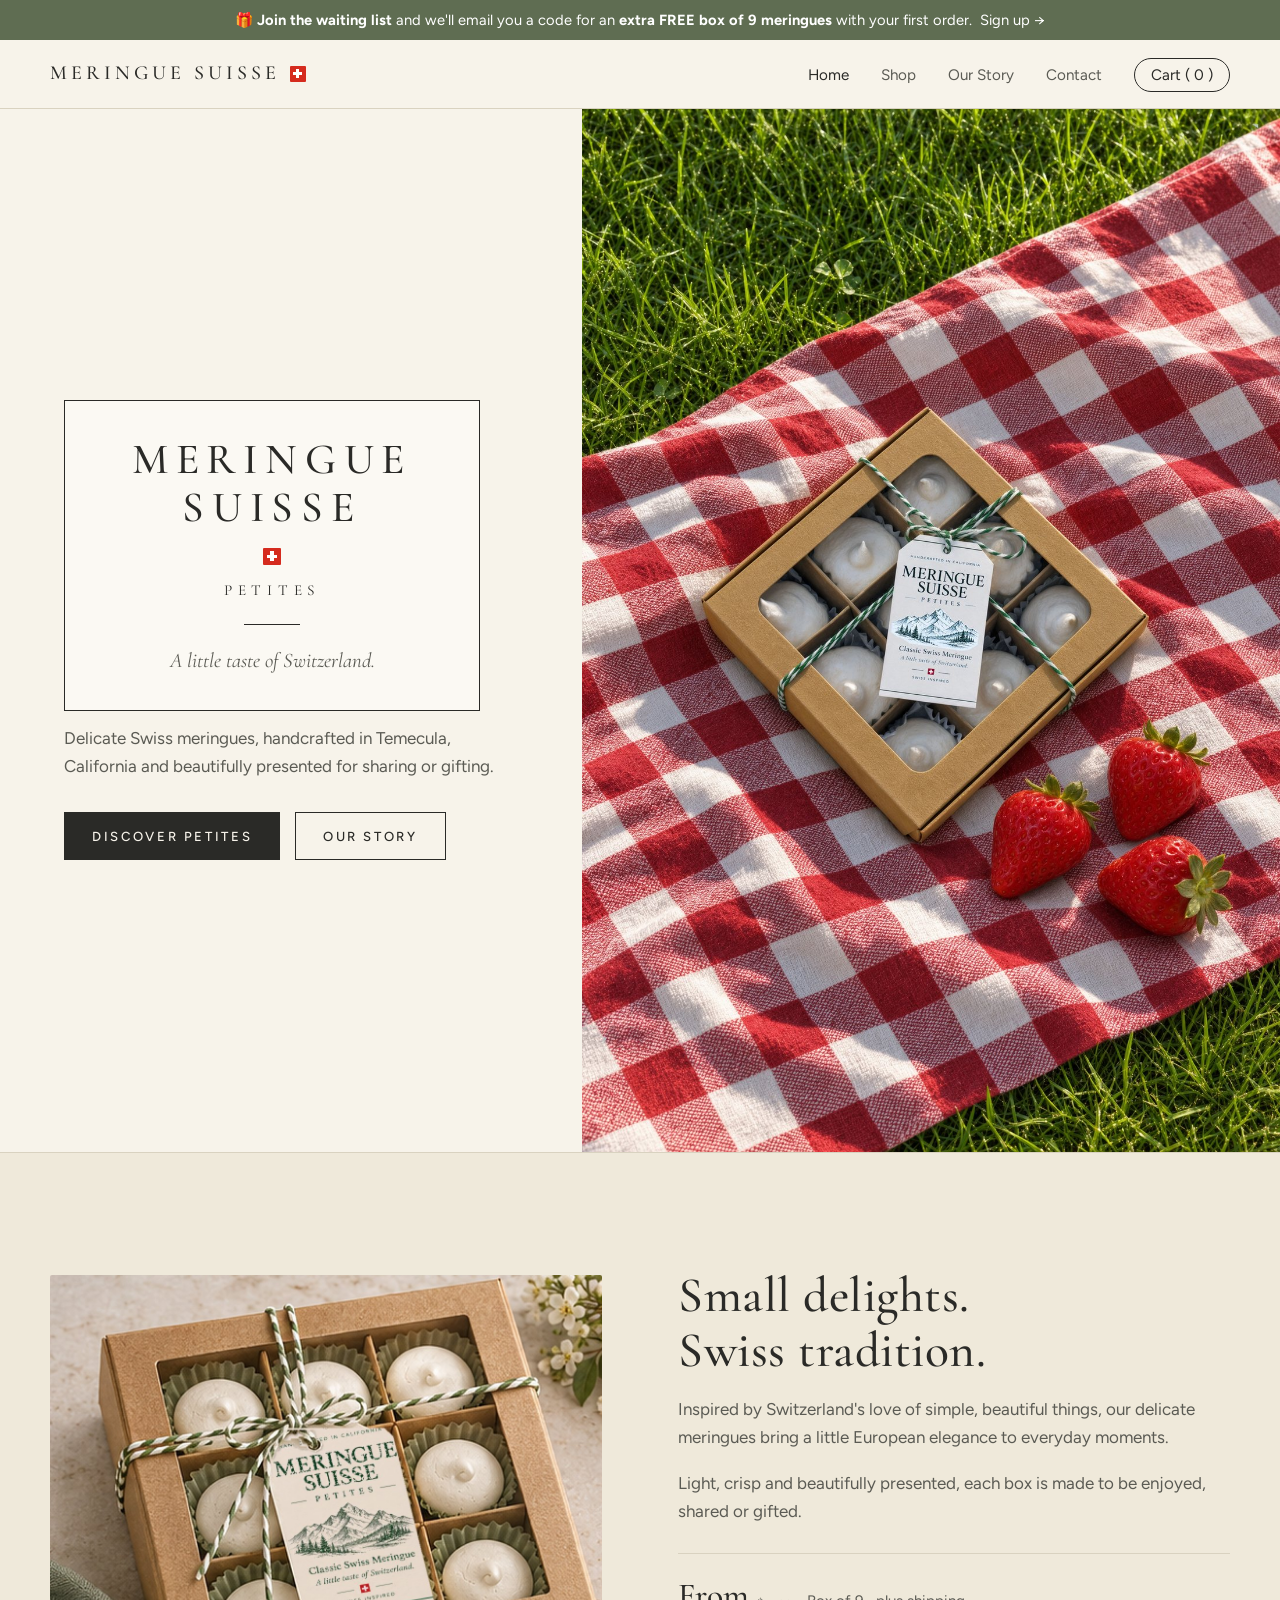
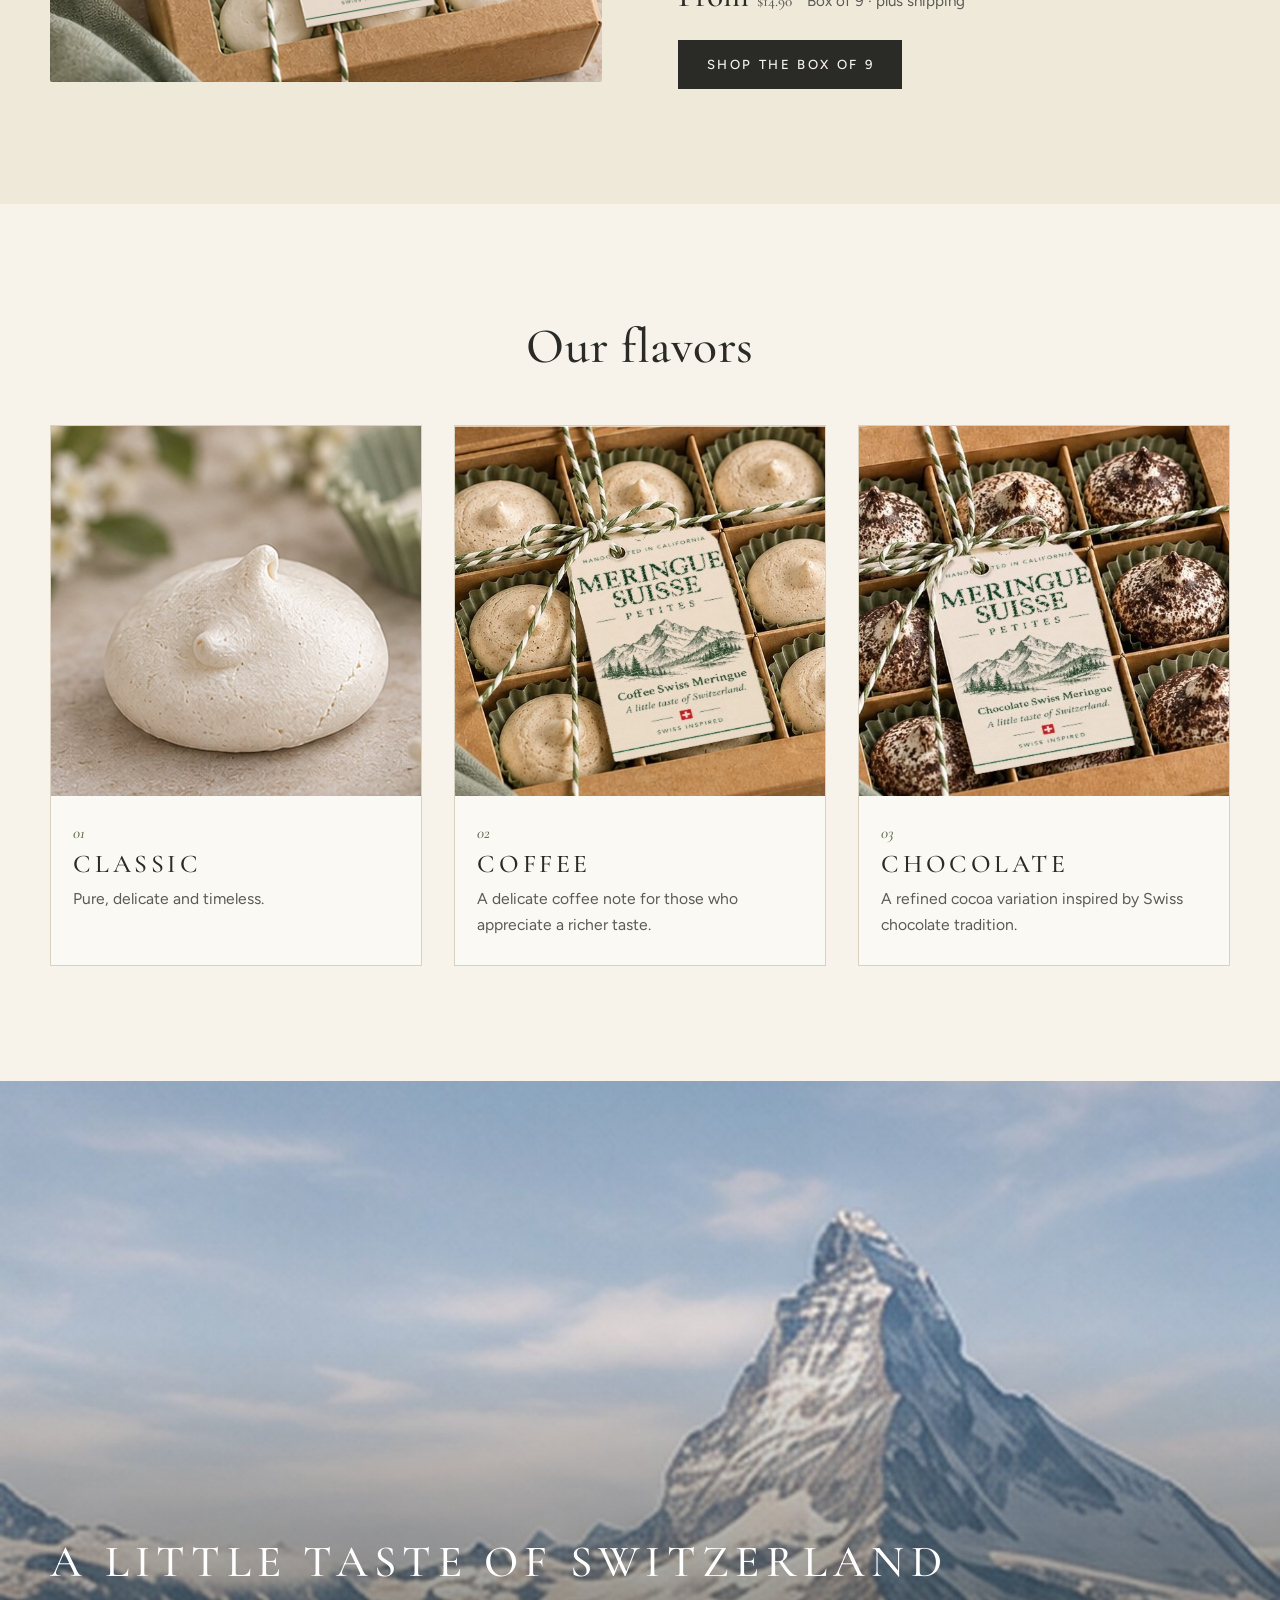
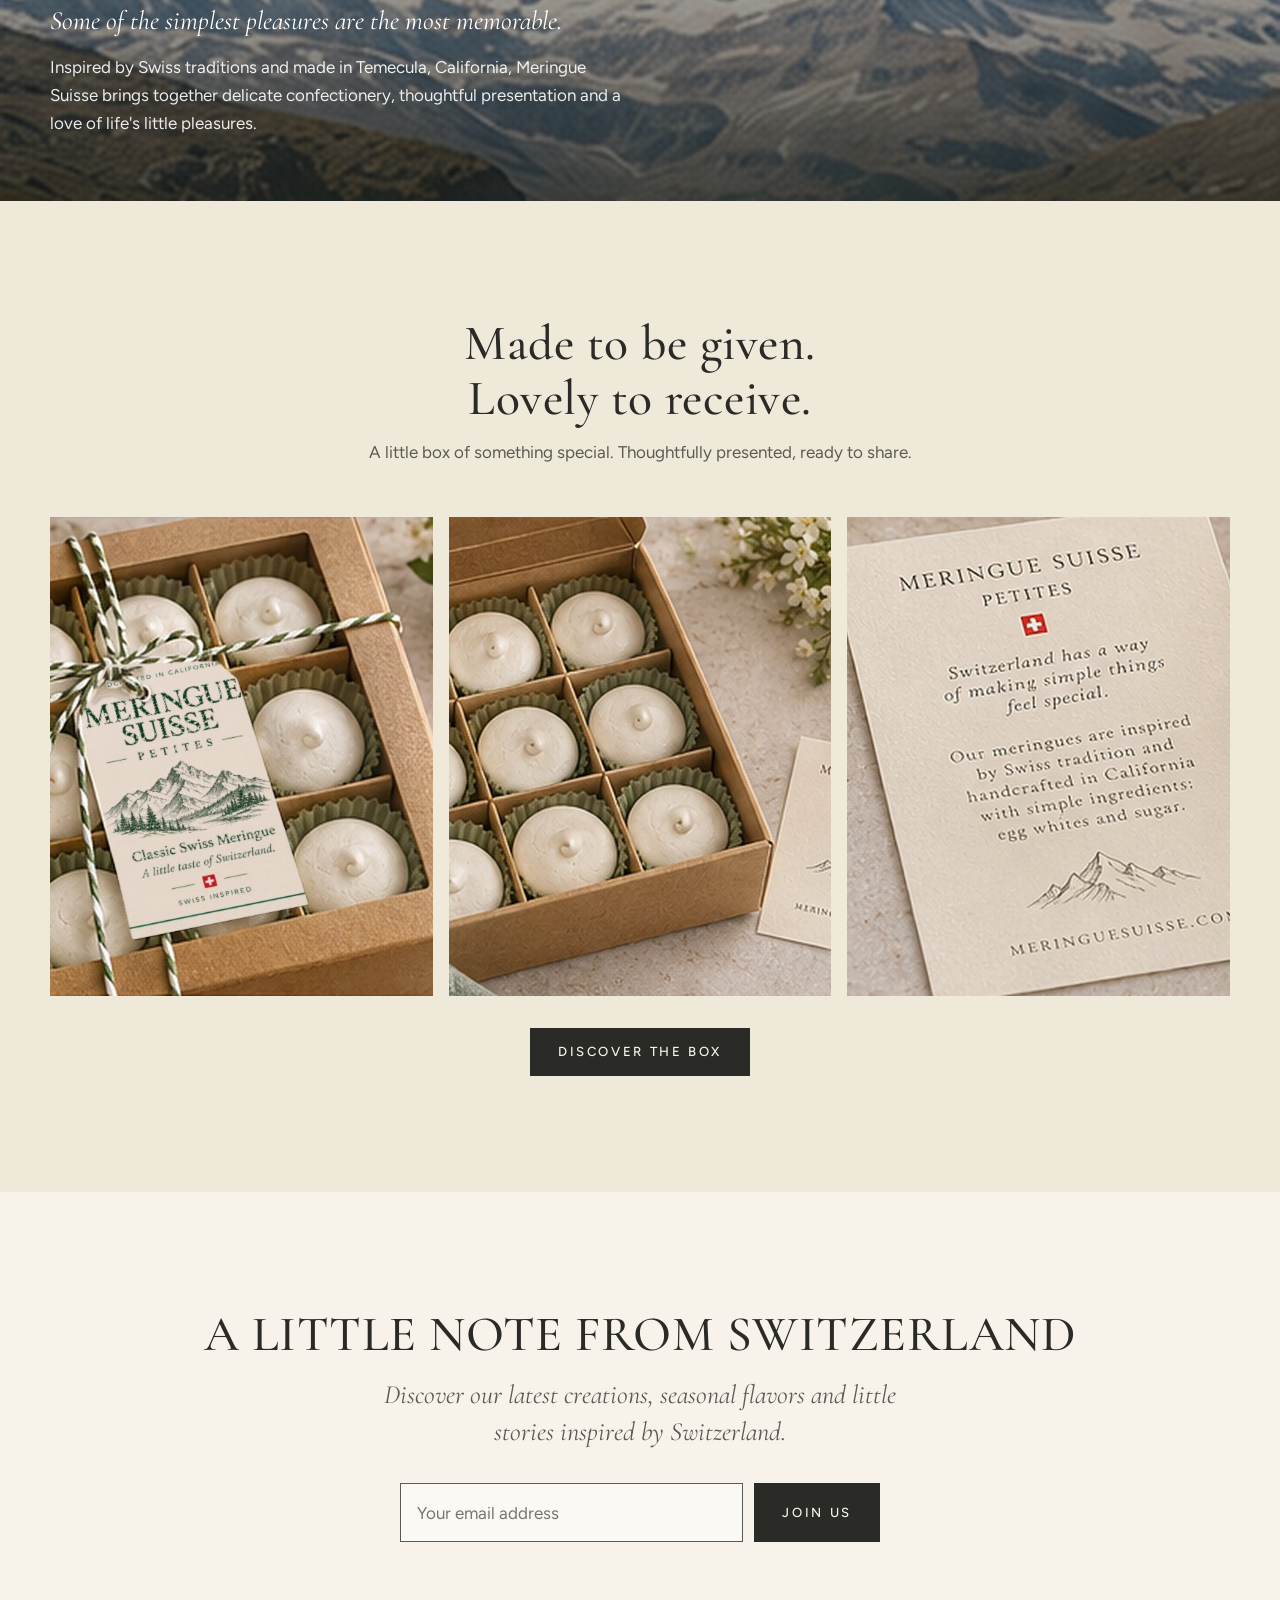
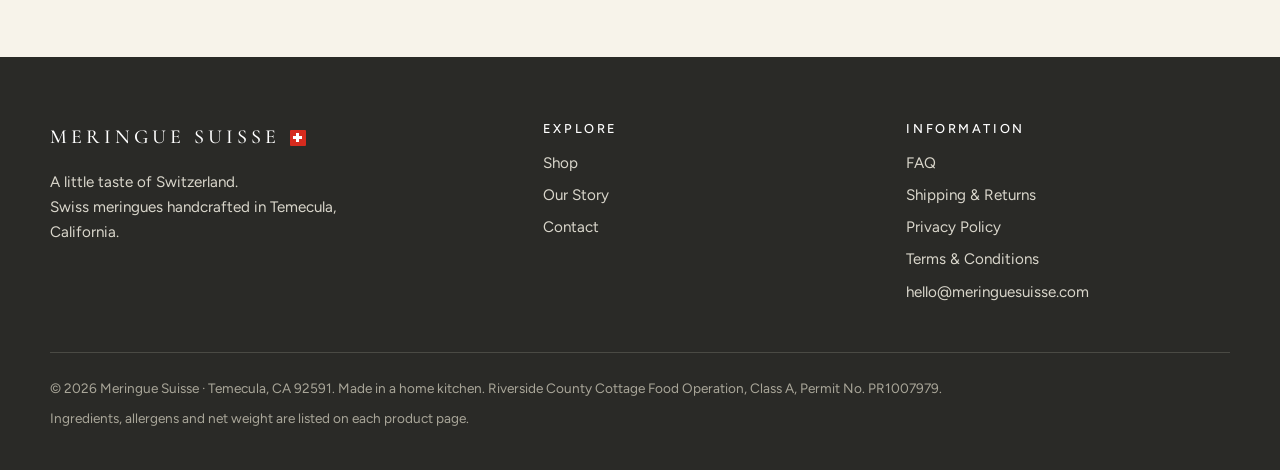
<file: index.html>
<!doctype html>
<html lang="en"><head>
<meta charset="utf-8"><meta name="viewport" content="width=device-width,initial-scale=1">
<title>Swiss Meringues in Temecula, CA | Meringue Suisse</title>
<meta name="description" content="Handcrafted Swiss meringues from Temecula, California. PETITES gift box of 9 in Classic, Coffee and Chocolate. Free local delivery in Temecula, shipping across California.">
<link rel="canonical" href="https://meringuesuisse.com/">
<meta property="og:type" content="website"><meta property="og:site_name" content="Meringue Suisse"><meta property="og:locale" content="en_US">
<meta property="og:url" content="https://meringuesuisse.com/"><meta property="og:title" content="Swiss Meringues in Temecula, CA | Meringue Suisse"><meta property="og:description" content="Handcrafted Swiss meringues from Temecula, California. PETITES gift box of 9 in Classic, Coffee and Chocolate. Free local delivery in Temecula, shipping across California.">
<meta property="og:image" content="https://meringuesuisse.com/images/share.jpg?v=2"><meta property="og:image:width" content="1200"><meta property="og:image:height" content="630"><meta property="og:image:alt" content="Meringue Suisse box of nine Swiss meringues tied with twine">
<meta name="twitter:card" content="summary_large_image"><meta name="twitter:title" content="Swiss Meringues in Temecula, CA | Meringue Suisse"><meta name="twitter:description" content="Handcrafted Swiss meringues from Temecula, California. PETITES gift box of 9 in Classic, Coffee and Chocolate. Free local delivery in Temecula, shipping across California."><meta name="twitter:image" content="https://meringuesuisse.com/images/share.jpg?v=2">
<script type="application/ld+json">{"@context":"https://schema.org","@type":["Organization","Bakery"],"@id":"https://meringuesuisse.com/#organization","name":"Meringue Suisse","url":"https://meringuesuisse.com/","logo":"https://meringuesuisse.com/icon-512.png","email":"hello@meringuesuisse.com","description":"Swiss meringues handcrafted in Temecula, California, in a home kitchen (cottage food). Gift boxes of 9 in Classic, Coffee and Chocolate.","areaServed":[{"@type":"City","name":"Temecula"},{"@type":"City","name":"Murrieta"},{"@type":"City","name":"Wildomar"},{"@type":"State","name":"California"}],"address":{"@type":"PostalAddress","addressLocality":"Temecula","addressRegion":"CA","postalCode":"92591","addressCountry":"US"},"servesCuisine":"Swiss","knowsAbout":["Swiss meringues","meringue gift boxes"],"image":"https://meringuesuisse.com/images/share.jpg?v=2","priceRange":"$"}</script>
<script type="application/ld+json">{"@context":"https://schema.org","@type":"WebSite","@id":"https://meringuesuisse.com/#website","name":"Meringue Suisse","url":"https://meringuesuisse.com/","publisher":{"@id":"https://meringuesuisse.com/#organization"},"inLanguage":"en-US"}</script>
<meta name="theme-color" content="#F7F3EA">
<link rel="icon" href="/favicon.ico" sizes="48x48">
<link rel="icon" href="/favicon.svg" type="image/svg+xml">
<link rel="apple-touch-icon" href="/apple-touch-icon.png">
<link rel="manifest" href="/site.webmanifest">
<link rel="preconnect" href="https://fonts.googleapis.com"><link rel="preconnect" href="https://fonts.gstatic.com" crossorigin>
<link href="https://fonts.googleapis.com/css2?family=Cormorant+Garamond:ital,wght@0,400;0,500;0,600;1,400;1,500&family=Figtree:wght@400;500;600&display=swap" rel="stylesheet">
<link rel="stylesheet" href="assets/style.css?v=2026111301">
</head><body>
<a class="skip" href="#main">Skip to content</a>
<div class="promo-bar promo-only" role="note"><a href="/shop#waitlist"><span aria-hidden="true">🎁</span> <strong>Join the waiting list</strong> and we'll email you a code for an <strong>extra FREE box of 9 meringues</strong> with your first order. <span class="u">Sign up&nbsp;→</span></a></div>
<header class="site-header"><div class="wrap nav">
<a class="brand" href="/" aria-label="Meringue Suisse home">MERINGUE SUISSE <span class="cross" aria-hidden="true"></span></a>
<button class="menu-btn" aria-expanded="false" aria-controls="menu">Menu</button>
<ul id="menu"><li><a class="link" href="/" aria-current="page">Home</a></li><li><a class="link" href="/shop">Shop</a></li><li><a class="link" href="/story">Our Story</a></li><li><a class="link" href="/contact">Contact</a></li><li><a class="cart-link" href="/cart">Cart (<span id="cart-count">0</span>)</a></li></ul>
</div></header>
<main id="main">
<div class="hero">
 <div class="hero-copy">
  <div class="lockup"><h1>MERINGUE SUISSE</h1><span class="cross" aria-hidden="true"></span><span class="coll caps">Petites</span><hr>
   <p class="lede" style="margin:0;font-size:1.3rem">A little taste of Switzerland.</p></div>
  <p class="sub">Delicate Swiss meringues, handcrafted in Temecula, California and beautifully presented for sharing or gifting.</p>
  <div class="btn-row"><a class="btn" href="/shop">Discover Petites</a><a class="btn ghost" href="/story">Our Story</a></div>
 </div>
 <div class="hero-img"><img src="images/picnic.jpg" class="hero-picnic" alt="Meringue Suisse box of nine Swiss meringues tied with twine on a red and white picnic blanket, with strawberries" fetchpriority="high" width="1200" height="1793"></div>
</div>
<section class="band"><div class="wrap split">
 <img src="images/gift-set.jpg?v=2026103101" alt="Kraft box of nine meringues tied with green and white twine and a Meringue Suisse tag, next to the story card" loading="lazy" width="1135" height="838">
 <div class="text"><h2>Small delights.<br>Swiss tradition.</h2>
  <p>Inspired by Switzerland's love of simple, beautiful things, our delicate meringues bring a little European elegance to everyday moments.</p>
  <p>Light, crisp and beautifully presented, each box is made to be enjoyed, shared or gifted.</p>
  <div class="price-line"><strong>From <span data-price>$14.90</span></strong><span>Box of 9 · plus shipping</span></div>
  <div class="btn-row" style="margin-top:1.5rem"><a class="btn" href="/shop">Shop the box of 9</a></div>
 </div></div></section>
<section><div class="wrap">
 <div class="head-c"><h2>Our flavors</h2></div>
 <div class="cards">
  <a class="card" href="/shop?flavor=classic"><div class="ph"><img src="images/classic.jpg?v=3" alt="A single classic Swiss meringue" loading="lazy" width="1139" height="701"></div><div class="b"><span class="n">01</span><h3>CLASSIC</h3><p>Pure, delicate and timeless.</p></div></a>
  <a class="card" href="/shop?flavor=coffee"><div class="ph"><img src="images/coffee.jpg?v=2026103101" style="object-position:50% 50%" alt="Kraft box of coffee meringues tied with twine and a Coffee Meringue tag" loading="lazy" width="960" height="545"></div><div class="b"><span class="n">02</span><h3>COFFEE</h3><p>A delicate coffee note for those who appreciate a richer taste.</p></div></a>
  <a class="card" href="/shop?flavor=chocolate"><div class="ph"><img src="images/chocolate.jpg?v=2026103101" style="object-position:25% 50%" alt="Chocolate meringues dusted with cocoa in a kraft box tied with twine, beside dark chocolate" loading="lazy" width="1600" height="534"></div><div class="b"><span class="n">03</span><h3>CHOCOLATE</h3><p>A refined cocoa variation inspired by Swiss chocolate tradition.</p></div></a>
 </div>
</div></section>
<section class="spirit"><img src="images/switzerland.jpg" alt="The Matterhorn reflected in a mountain lake" loading="lazy" width="1200" height="1528">
 <div class="wrap"><h2>A LITTLE TASTE OF SWITZERLAND</h2>
 <p class="lede">Some of the simplest pleasures are the most memorable.</p>
 <p class="t">Inspired by Swiss traditions and made in Temecula, California, Meringue Suisse brings together delicate confectionery, thoughtful presentation and a love of life's little pleasures.</p></div></section>
<section class="band"><div class="wrap">
 <div class="head-c"><h2>Made to be given.<br>Lovely to receive.</h2><p>A little box of something special. Thoughtfully presented, ready to share.</p></div>
 <div class="trio">
  <img src="images/box-closed.jpg?v=2026103101" alt="Kraft window box of nine meringues tied with twine and a Meringue Suisse tag" loading="lazy" width="1139" height="657">
  <img src="images/box-open.jpg" alt="Open box of nine meringues with the little Meringue Suisse card" loading="lazy" width="1027" height="701">
  <img src="images/story-card.jpg" style="object-position:20% 50%" alt="The little story card included in every box" loading="lazy" width="1135" height="701">
 </div>
 <div class="btn-row" style="justify-content:center"><a class="btn" href="/shop">Discover the box</a></div>
</div></section>
<section class="news"><div class="wrap">
 <h2>A LITTLE NOTE FROM SWITZERLAND</h2>
 <p class="lede" style="margin-top:1rem;max-width:34rem;margin-inline:auto">Discover our latest creations, seasonal flavors and little stories inspired by Switzerland.</p>
 <div><form data-form="newsletter"><label for="nl" class="skip">Email address</label><input id="nl" name="email" type="email" required placeholder="Your email address" autocomplete="email"><button class="btn" type="submit">Join us</button></form>
 <div class="ok" role="status">Thank you — you're on the list.</div></div>
</div></section>
</main>
<footer><div class="wrap">
<div class="foot">
<div><a class="brand" href="/">MERINGUE SUISSE <span class="cross" aria-hidden="true"></span></a>
<p style="margin-top:1rem;max-width:22rem">A little taste of Switzerland.<br>Swiss meringues handcrafted in Temecula, California.</p></div>
<div><h4>Explore</h4><ul>
<li><a href="/shop">Shop</a></li><li><a href="/story">Our Story</a></li><li><a href="/contact">Contact</a></li>
<li data-instagram hidden><a href="#" rel="noopener" target="_blank">Instagram</a></li></ul></div>
<div><h4>Information</h4><ul>
<li><a href="/faq">FAQ</a></li><li><a href="/shipping-returns">Shipping &amp; Returns</a></li><li><a href="/privacy">Privacy Policy</a></li><li><a href="/terms">Terms &amp; Conditions</a></li>
<li><a href="#" data-email>hello@meringuesuisse.com</a></li></ul></div>
</div>
<div class="legal"><p>© <span id="yr"></span> Meringue Suisse · Temecula, CA 92591. Made in a home kitchen. Riverside County Cottage Food Operation, Class A, Permit No. PR1007979.</p>
<p style="margin-top:.5rem">Ingredients, allergens and net weight are listed on each product page.</p></div>
</div></footer>
<script>document.getElementById("yr").textContent=new Date().getFullYear()</script>
<script src="assets/config.js?v=2026110701"></script><script src="assets/site.js?v=2026111303"></script>
<!-- Cloudflare Web Analytics --><script type='module' src='https://static.cloudflareinsights.com/beacon.min.js' data-cf-beacon='{"token": "d83dcca4d8484fac94c0cab27d64881f"}'></script><!-- End Cloudflare Web Analytics -->
</body></html>
</file>
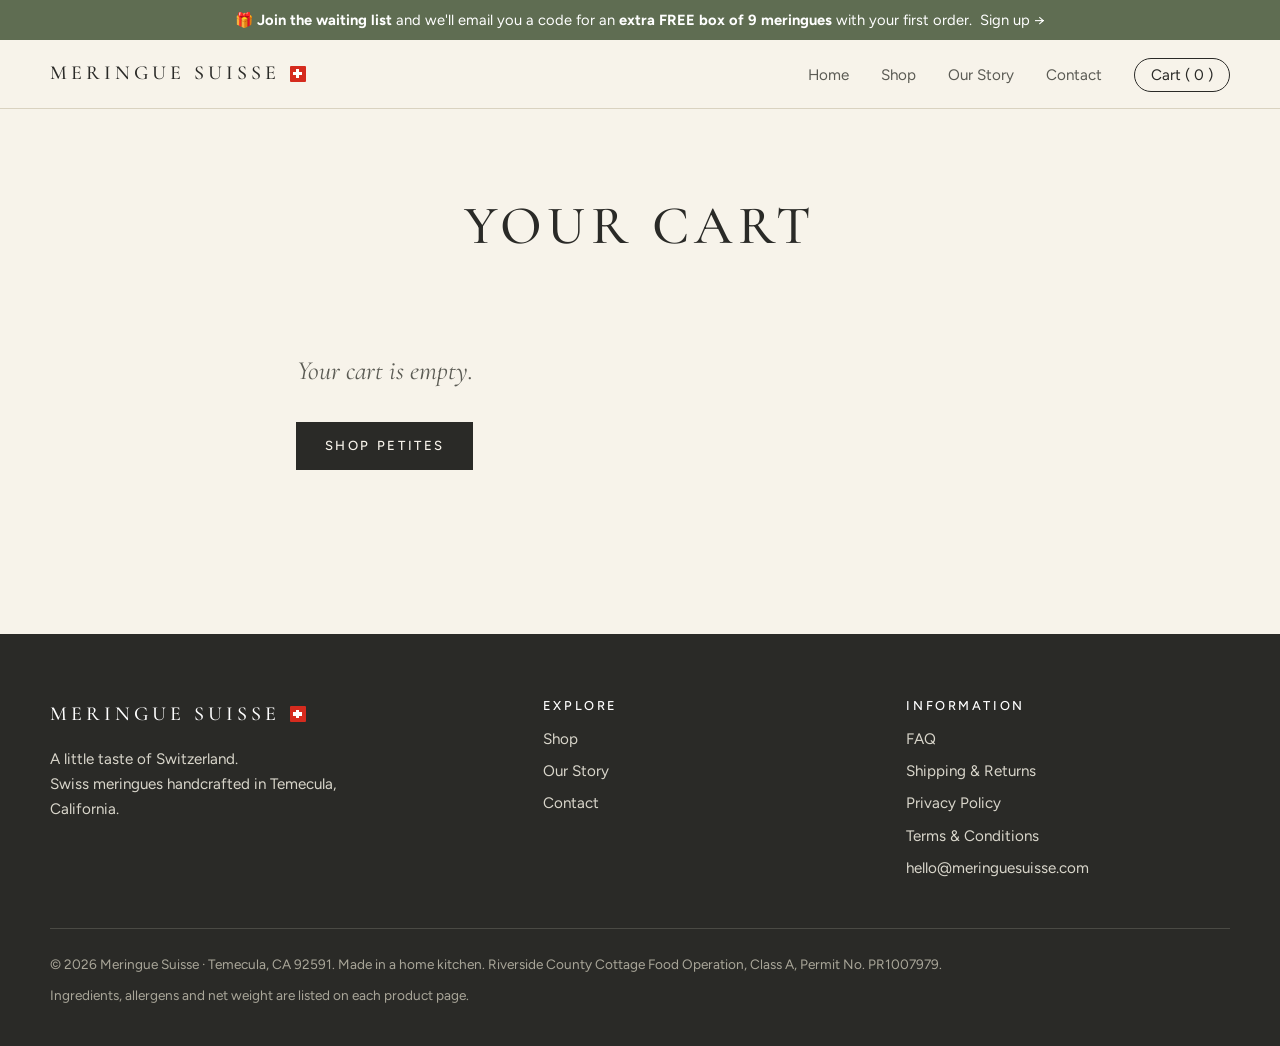
<file: cart.html>
<!doctype html>
<html lang="en"><head>
<meta charset="utf-8"><meta name="viewport" content="width=device-width,initial-scale=1">
<title>Your Cart | Meringue Suisse</title>
<meta name="description" content="Review your Meringue Suisse order.">
<link rel="canonical" href="https://meringuesuisse.com/cart">
<meta name="robots" content="noindex, follow">
<meta property="og:type" content="website"><meta property="og:site_name" content="Meringue Suisse"><meta property="og:locale" content="en_US">
<meta property="og:url" content="https://meringuesuisse.com/cart"><meta property="og:title" content="Your Cart | Meringue Suisse"><meta property="og:description" content="Review your Meringue Suisse order.">
<meta property="og:image" content="https://meringuesuisse.com/images/share.jpg?v=2"><meta property="og:image:width" content="1200"><meta property="og:image:height" content="630"><meta property="og:image:alt" content="Meringue Suisse box of nine Swiss meringues tied with twine">
<meta name="twitter:card" content="summary_large_image"><meta name="twitter:title" content="Your Cart | Meringue Suisse"><meta name="twitter:description" content="Review your Meringue Suisse order."><meta name="twitter:image" content="https://meringuesuisse.com/images/share.jpg?v=2">
<meta name="theme-color" content="#F7F3EA">
<link rel="icon" href="/favicon.ico" sizes="48x48">
<link rel="icon" href="/favicon.svg" type="image/svg+xml">
<link rel="apple-touch-icon" href="/apple-touch-icon.png">
<link rel="manifest" href="/site.webmanifest">
<link rel="preconnect" href="https://fonts.googleapis.com"><link rel="preconnect" href="https://fonts.gstatic.com" crossorigin>
<link href="https://fonts.googleapis.com/css2?family=Cormorant+Garamond:ital,wght@0,400;0,500;0,600;1,400;1,500&family=Figtree:wght@400;500;600&display=swap" rel="stylesheet">
<link rel="stylesheet" href="assets/style.css?v=2026111301">
</head><body>
<a class="skip" href="#main">Skip to content</a>
<div class="promo-bar promo-only" role="note"><a href="/shop#waitlist"><span aria-hidden="true">🎁</span> <strong>Join the waiting list</strong> and we'll email you a code for an <strong>extra FREE box of 9 meringues</strong> with your first order. <span class="u">Sign up&nbsp;→</span></a></div>
<header class="site-header"><div class="wrap nav">
<a class="brand" href="/" aria-label="Meringue Suisse home">MERINGUE SUISSE <span class="cross" aria-hidden="true"></span></a>
<button class="menu-btn" aria-expanded="false" aria-controls="menu">Menu</button>
<ul id="menu"><li><a class="link" href="/">Home</a></li><li><a class="link" href="/shop">Shop</a></li><li><a class="link" href="/story">Our Story</a></li><li><a class="link" href="/contact">Contact</a></li><li><a class="cart-link" href="/cart">Cart (<span id="cart-count">0</span>)</a></li></ul>
</div></header>
<main id="main">
<div class="wrap page-head"><h1>YOUR CART</h1></div>
<section style="padding-top:1rem"><div class="wrap cart" id="cart">
 <div id="lines"></div>
 <aside class="summary" id="summary" hidden>
  <h3>Order summary</h3>
  <fieldset class="delivery open-only" id="delivery">
   <legend>Delivery</legend>
   <label class="opt"><input type="radio" name="delivery" value="ship" checked> Shipping in California (USPS Ground)</label>
   <label class="opt"><input type="radio" name="delivery" value="local"> Free local delivery, Temecula area</label>
   <div id="local-zip" hidden><label for="zip" class="skip">ZIP code</label><input id="zip" inputmode="numeric" autocomplete="postal-code" maxlength="5" placeholder="Your ZIP code"><p class="fine" id="zip-msg" role="status"></p></div>
  </fieldset>
  <dl><dt>Subtotal</dt><dd id="sub">$0.00</dd><dt id="disc-dt" hidden>Free box</dt><dd id="disc" hidden>Free</dd><dt>Shipping</dt><dd id="ship">—</dd><dt class="total">Total</dt><dd class="total" id="total">—</dd></dl>
  <p class="fine" id="ship-hint" style="margin:-.6rem 0 1.2rem"></p>
  <div class="promo open-only" id="promo-box" hidden>
   <label for="promo">Have a free-box code?</label>
   <div class="promo-row"><input id="promo" autocomplete="off" autocapitalize="characters" spellcheck="false" placeholder="PETITES-XXXXXX" maxlength="40"><button class="btn ghost" id="promo-apply" type="button">Apply</button></div>
   <div id="free-pick" hidden><p class="fine" style="margin:.2rem 0 .4rem">Choose your free box:</p><div class="chips" id="free-flavors"></div></div>
   <p class="fine" id="promo-msg" role="status"></p>
  </div>
  <button class="btn open-only" id="checkout" type="button">Checkout</button>
  <div class="closed-only waitlist" id="waitlist">
   <p class="wait" style="margin-top:0"><strong>Permit pending.</strong> We are waiting for our cottage food permit from Riverside County, so we can't take orders or payments yet. Join the waiting list and we'll email you as soon as ordering opens. <strong>Bonus: everyone on the waiting list receives an extra FREE box of 9 meringues with their first order.</strong></p>
   <form data-form="waitlist" id="wl-cart"><input type="hidden" name="_subject" value="Waiting list sign-up (free box offer)"><input type="hidden" name="interest"><label for="wl-cart-email" class="skip">Email address</label><input id="wl-cart-email" name="email" type="email" required placeholder="Your email address" autocomplete="email"><button class="btn" type="submit" style="width:100%">Join the waiting list</button></form>
   <div class="ok" role="status">Thank you! You're on the waiting list. We'll email you as soon as ordering opens, and your first order will include an extra free box.</div>
  </div>
  <div class="ok" id="soon" role="status">Our secure payment link is coming very soon. In the meantime, <a href="/contact">get in touch</a> and we'll keep your place.</div>
  <p class="wait open-only">Flat-rate shipping: $9.90 for 1 to 2 boxes, $12.90 for 3 to 4 boxes, $14.90 for 5 to 7 boxes, and free for 8 boxes or more. Free local delivery in the Temecula area. Each order is made for you: allow 3–5 business days, plus 2–5 business days for USPS delivery.</p>
 </aside>
</div></section>
</main>
<footer><div class="wrap">
<div class="foot">
<div><a class="brand" href="/">MERINGUE SUISSE <span class="cross" aria-hidden="true"></span></a>
<p style="margin-top:1rem;max-width:22rem">A little taste of Switzerland.<br>Swiss meringues handcrafted in Temecula, California.</p></div>
<div><h4>Explore</h4><ul>
<li><a href="/shop">Shop</a></li><li><a href="/story">Our Story</a></li><li><a href="/contact">Contact</a></li>
<li data-instagram hidden><a href="#" rel="noopener" target="_blank">Instagram</a></li></ul></div>
<div><h4>Information</h4><ul>
<li><a href="/faq">FAQ</a></li><li><a href="/shipping-returns">Shipping &amp; Returns</a></li><li><a href="/privacy">Privacy Policy</a></li><li><a href="/terms">Terms &amp; Conditions</a></li>
<li><a href="#" data-email>hello@meringuesuisse.com</a></li></ul></div>
</div>
<div class="legal"><p>© <span id="yr"></span> Meringue Suisse · Temecula, CA 92591. Made in a home kitchen. Riverside County Cottage Food Operation, Class A, Permit No. PR1007979.</p>
<p style="margin-top:.5rem">Ingredients, allergens and net weight are listed on each product page.</p></div>
</div></footer>
<script>document.getElementById("yr").textContent=new Date().getFullYear()</script>
<script src="assets/config.js?v=2026110701"></script><script src="assets/site.js?v=2026111303"></script>
<!-- Cloudflare Web Analytics --><script type='module' src='https://static.cloudflareinsights.com/beacon.min.js' data-cf-beacon='{"token": "d83dcca4d8484fac94c0cab27d64881f"}'></script><!-- End Cloudflare Web Analytics -->
</body></html>
</file>
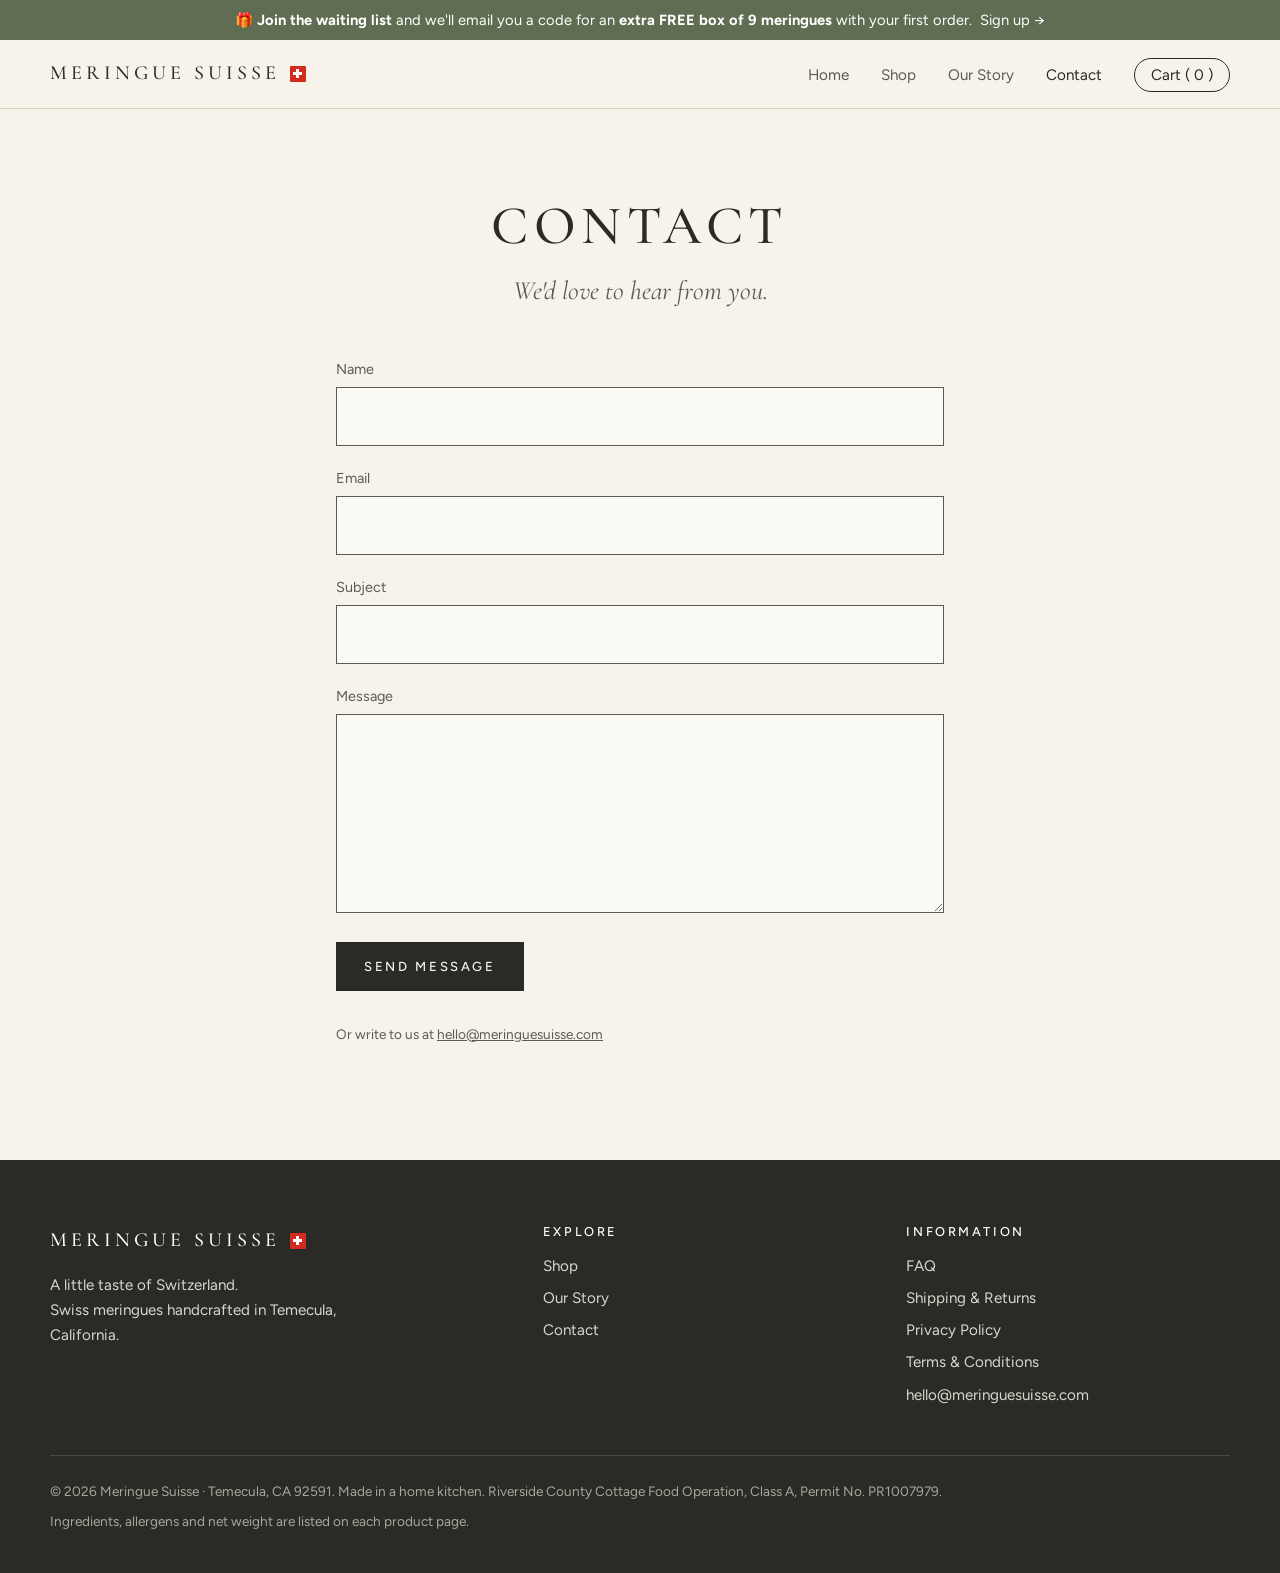
<file: contact.html>
<!doctype html>
<html lang="en"><head>
<meta charset="utf-8"><meta name="viewport" content="width=device-width,initial-scale=1">
<title>Contact | Meringue Suisse</title>
<meta name="description" content="Contact Meringue Suisse about orders, gifts and events. Swiss-style meringues handcrafted in California.">
<link rel="canonical" href="https://meringuesuisse.com/contact">
<meta property="og:type" content="website"><meta property="og:site_name" content="Meringue Suisse"><meta property="og:locale" content="en_US">
<meta property="og:url" content="https://meringuesuisse.com/contact"><meta property="og:title" content="Contact | Meringue Suisse"><meta property="og:description" content="Contact Meringue Suisse about orders, gifts and events. Swiss-style meringues handcrafted in California.">
<meta property="og:image" content="https://meringuesuisse.com/images/share.jpg?v=2"><meta property="og:image:width" content="1200"><meta property="og:image:height" content="630"><meta property="og:image:alt" content="Meringue Suisse box of nine Swiss meringues tied with twine">
<meta name="twitter:card" content="summary_large_image"><meta name="twitter:title" content="Contact | Meringue Suisse"><meta name="twitter:description" content="Contact Meringue Suisse about orders, gifts and events. Swiss-style meringues handcrafted in California."><meta name="twitter:image" content="https://meringuesuisse.com/images/share.jpg?v=2">
<script type="application/ld+json">{"@context":"https://schema.org","@type":"BreadcrumbList","itemListElement":[{"@type":"ListItem","position":1,"name":"Home","item":"https://meringuesuisse.com/"},{"@type":"ListItem","position":2,"name":"Contact","item":"https://meringuesuisse.com/contact"}]}</script>
<meta name="theme-color" content="#F7F3EA">
<link rel="icon" href="/favicon.ico" sizes="48x48">
<link rel="icon" href="/favicon.svg" type="image/svg+xml">
<link rel="apple-touch-icon" href="/apple-touch-icon.png">
<link rel="manifest" href="/site.webmanifest">
<link rel="preconnect" href="https://fonts.googleapis.com"><link rel="preconnect" href="https://fonts.gstatic.com" crossorigin>
<link href="https://fonts.googleapis.com/css2?family=Cormorant+Garamond:ital,wght@0,400;0,500;0,600;1,400;1,500&family=Figtree:wght@400;500;600&display=swap" rel="stylesheet">
<link rel="stylesheet" href="assets/style.css?v=2026111301">
</head><body>
<a class="skip" href="#main">Skip to content</a>
<div class="promo-bar promo-only" role="note"><a href="/shop#waitlist"><span aria-hidden="true">🎁</span> <strong>Join the waiting list</strong> and we'll email you a code for an <strong>extra FREE box of 9 meringues</strong> with your first order. <span class="u">Sign up&nbsp;→</span></a></div>
<header class="site-header"><div class="wrap nav">
<a class="brand" href="/" aria-label="Meringue Suisse home">MERINGUE SUISSE <span class="cross" aria-hidden="true"></span></a>
<button class="menu-btn" aria-expanded="false" aria-controls="menu">Menu</button>
<ul id="menu"><li><a class="link" href="/">Home</a></li><li><a class="link" href="/shop">Shop</a></li><li><a class="link" href="/story">Our Story</a></li><li><a class="link" href="/contact" aria-current="page">Contact</a></li><li><a class="cart-link" href="/cart">Cart (<span id="cart-count">0</span>)</a></li></ul>
</div></header>
<main id="main">
<div class="wrap page-head"><h1>CONTACT</h1><p class="lede">We'd love to hear from you.</p></div>
<section style="padding-top:1rem"><div class="wrap" style="max-width:38rem">
 <div><form data-form="contact">
  <div class="field"><label for="n">Name</label><input id="n" name="name" required autocomplete="name"></div>
  <div class="field"><label for="e">Email</label><input id="e" name="email" type="email" required autocomplete="email"></div>
  <div class="field"><label for="s">Subject</label><input id="s" name="subject" required></div>
  <div class="field"><label for="m">Message</label><textarea id="m" name="message" rows="6" required></textarea></div>
  <button class="btn" type="submit">Send message</button>
 </form>
 <div class="ok" role="status">Thank you — your message has been sent. We'll reply soon.</div></div>
 <p class="fine" style="margin-top:2rem">Or write to us at <a href="#" data-email>hello@meringuesuisse.com</a></p>
</div></section>
</main>
<footer><div class="wrap">
<div class="foot">
<div><a class="brand" href="/">MERINGUE SUISSE <span class="cross" aria-hidden="true"></span></a>
<p style="margin-top:1rem;max-width:22rem">A little taste of Switzerland.<br>Swiss meringues handcrafted in Temecula, California.</p></div>
<div><h4>Explore</h4><ul>
<li><a href="/shop">Shop</a></li><li><a href="/story">Our Story</a></li><li><a href="/contact">Contact</a></li>
<li data-instagram hidden><a href="#" rel="noopener" target="_blank">Instagram</a></li></ul></div>
<div><h4>Information</h4><ul>
<li><a href="/faq">FAQ</a></li><li><a href="/shipping-returns">Shipping &amp; Returns</a></li><li><a href="/privacy">Privacy Policy</a></li><li><a href="/terms">Terms &amp; Conditions</a></li>
<li><a href="#" data-email>hello@meringuesuisse.com</a></li></ul></div>
</div>
<div class="legal"><p>© <span id="yr"></span> Meringue Suisse · Temecula, CA 92591. Made in a home kitchen. Riverside County Cottage Food Operation, Class A, Permit No. PR1007979.</p>
<p style="margin-top:.5rem">Ingredients, allergens and net weight are listed on each product page.</p></div>
</div></footer>
<script>document.getElementById("yr").textContent=new Date().getFullYear()</script>
<script src="assets/config.js?v=2026110701"></script><script src="assets/site.js?v=2026111303"></script>
<!-- Cloudflare Web Analytics --><script type='module' src='https://static.cloudflareinsights.com/beacon.min.js' data-cf-beacon='{"token": "d83dcca4d8484fac94c0cab27d64881f"}'></script><!-- End Cloudflare Web Analytics -->
</body></html>
</file>
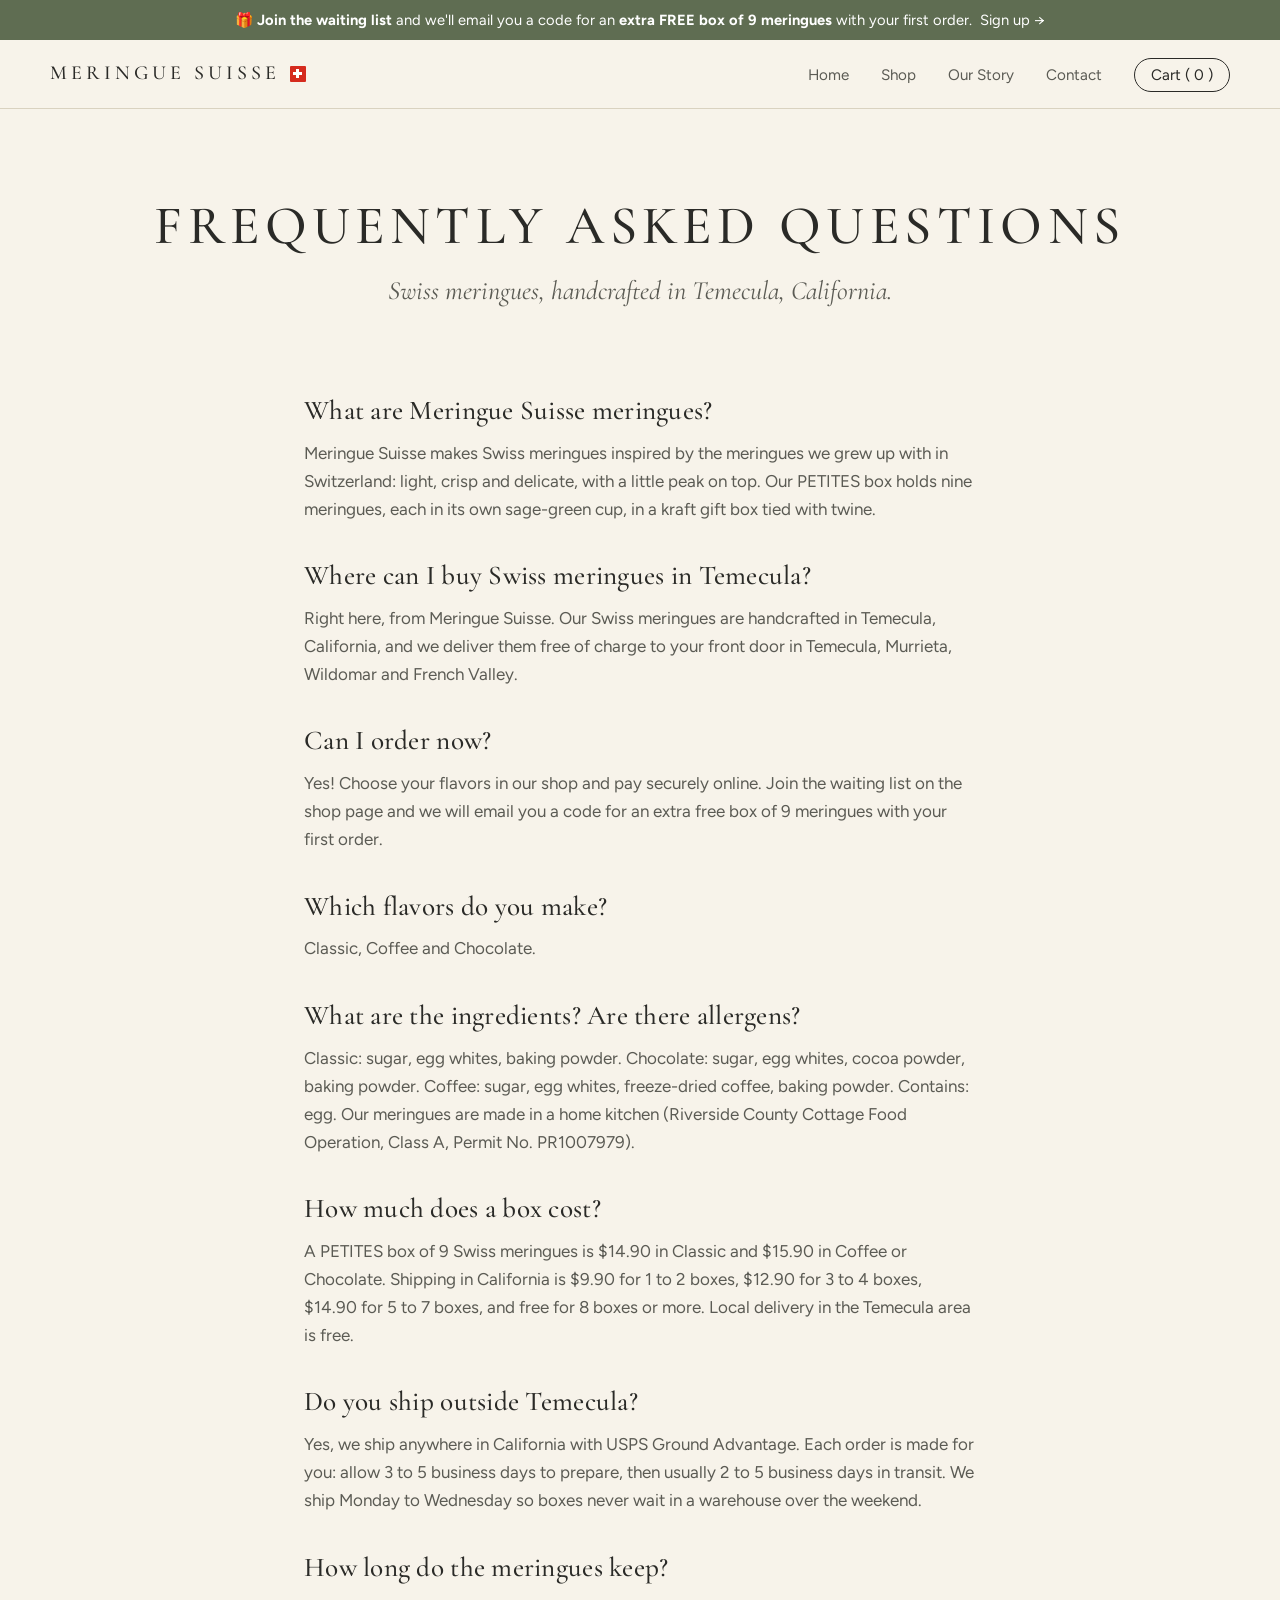
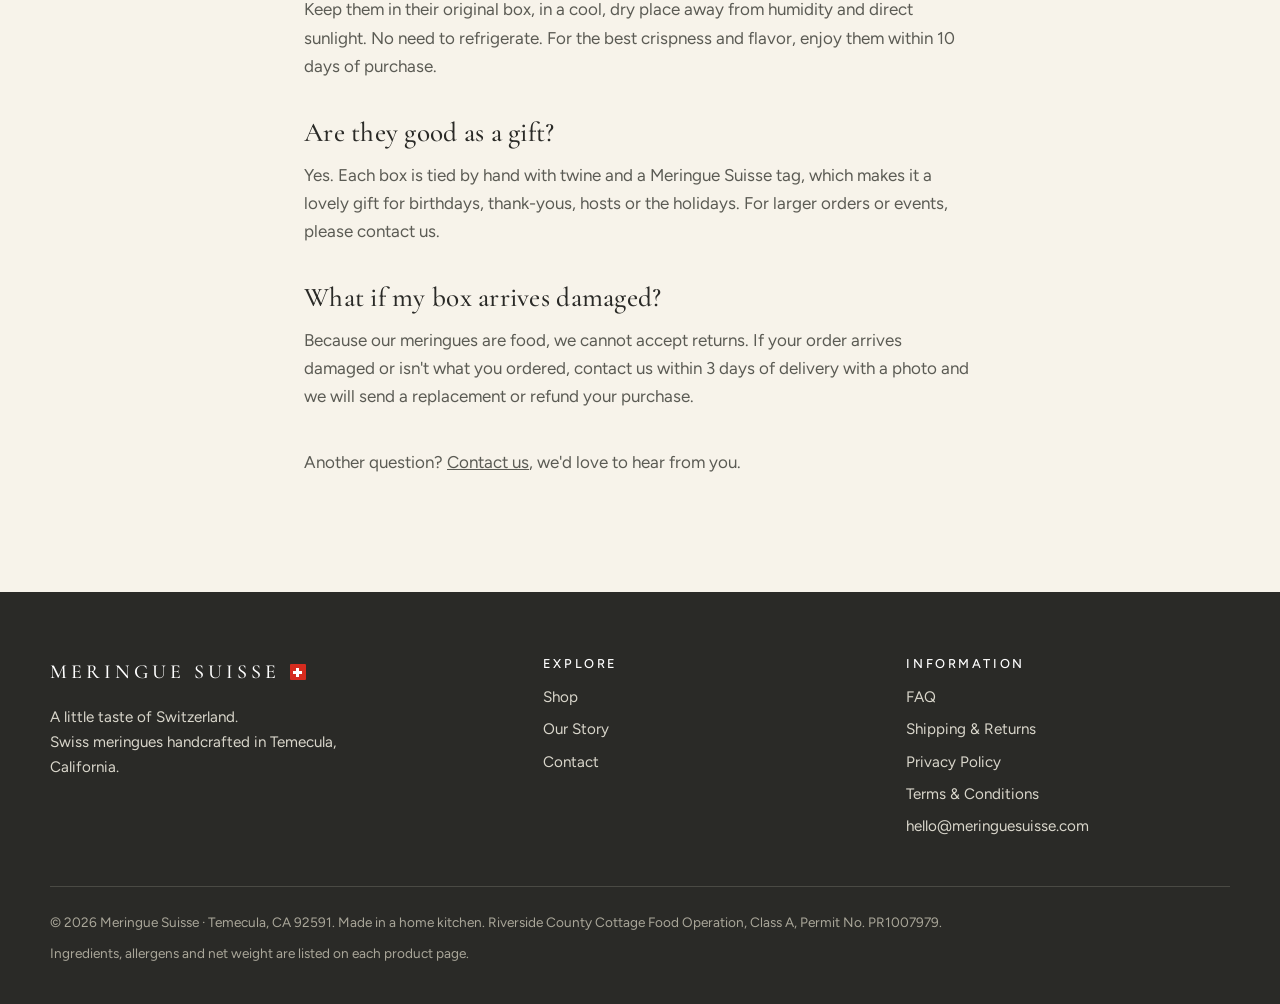
<file: faq.html>
<!doctype html>
<html lang="en"><head>
<meta charset="utf-8"><meta name="viewport" content="width=device-width,initial-scale=1">
<title>FAQ: Swiss Meringues in Temecula | Meringue Suisse</title>
<meta name="description" content="Answers about our Swiss meringues made in Temecula, CA: flavors, ingredients and allergens, prices, free local delivery, shipping in California, storage and gifts.">
<link rel="canonical" href="https://meringuesuisse.com/faq">
<meta property="og:type" content="website"><meta property="og:site_name" content="Meringue Suisse"><meta property="og:locale" content="en_US">
<meta property="og:url" content="https://meringuesuisse.com/faq"><meta property="og:title" content="FAQ: Swiss Meringues in Temecula | Meringue Suisse"><meta property="og:description" content="Answers about our Swiss meringues made in Temecula, CA: flavors, ingredients and allergens, prices, free local delivery, shipping in California, storage and gifts.">
<meta property="og:image" content="https://meringuesuisse.com/images/share.jpg?v=2"><meta property="og:image:width" content="1200"><meta property="og:image:height" content="630"><meta property="og:image:alt" content="Meringue Suisse box of nine Swiss meringues tied with twine">
<meta name="twitter:card" content="summary_large_image"><meta name="twitter:title" content="FAQ: Swiss Meringues in Temecula | Meringue Suisse"><meta name="twitter:description" content="Answers about our Swiss meringues made in Temecula, CA: flavors, ingredients and allergens, prices, free local delivery, shipping in California, storage and gifts."><meta name="twitter:image" content="https://meringuesuisse.com/images/share.jpg?v=2">

<script type="application/ld+json">{"@context":"https://schema.org","@type":"FAQPage","mainEntity":[{"@type":"Question","name":"What are Meringue Suisse meringues?","acceptedAnswer":{"@type":"Answer","text":"Meringue Suisse makes Swiss meringues inspired by the meringues we grew up with in Switzerland: light, crisp and delicate, with a little peak on top. Our PETITES box holds nine meringues, each in its own sage-green cup, in a kraft gift box tied with twine."}},{"@type":"Question","name":"Where can I buy Swiss meringues in Temecula?","acceptedAnswer":{"@type":"Answer","text":"Right here, from Meringue Suisse. Our Swiss meringues are handcrafted in Temecula, California, and we deliver them free of charge to your front door in Temecula, Murrieta, Wildomar and French Valley."}},{"@type":"Question","name":"Can I order now?","acceptedAnswer":{"@type":"Answer","text":"Yes! Choose your flavors in our shop and pay securely online. Join the waiting list on the shop page and we will email you a code for an extra free box of 9 meringues with your first order."}},{"@type":"Question","name":"Which flavors do you make?","acceptedAnswer":{"@type":"Answer","text":"Classic, Coffee and Chocolate."}},{"@type":"Question","name":"What are the ingredients? Are there allergens?","acceptedAnswer":{"@type":"Answer","text":"Classic: sugar, egg whites, baking powder. Chocolate: sugar, egg whites, cocoa powder, baking powder. Coffee: sugar, egg whites, freeze-dried coffee, baking powder. Contains: egg. Our meringues are made in a home kitchen (Riverside County Cottage Food Operation, Class A, Permit No. PR1007979)."}},{"@type":"Question","name":"How much does a box cost?","acceptedAnswer":{"@type":"Answer","text":"A PETITES box of 9 Swiss meringues is $14.90 in Classic and $15.90 in Coffee or Chocolate. Shipping in California is $9.90 for 1 to 2 boxes, $12.90 for 3 to 4 boxes, $14.90 for 5 to 7 boxes, and free for 8 boxes or more. Local delivery in the Temecula area is free."}},{"@type":"Question","name":"Do you ship outside Temecula?","acceptedAnswer":{"@type":"Answer","text":"Yes, we ship anywhere in California with USPS Ground Advantage. Each order is made for you: allow 3 to 5 business days to prepare, then usually 2 to 5 business days in transit. We ship Monday to Wednesday so boxes never wait in a warehouse over the weekend."}},{"@type":"Question","name":"How long do the meringues keep?","acceptedAnswer":{"@type":"Answer","text":"Keep them in their original box, in a cool, dry place away from humidity and direct sunlight. No need to refrigerate. For the best crispness and flavor, enjoy them within 10 days of purchase."}},{"@type":"Question","name":"Are they good as a gift?","acceptedAnswer":{"@type":"Answer","text":"Yes. Each box is tied by hand with twine and a Meringue Suisse tag, which makes it a lovely gift for birthdays, thank-yous, hosts or the holidays. For larger orders or events, please contact us."}},{"@type":"Question","name":"What if my box arrives damaged?","acceptedAnswer":{"@type":"Answer","text":"Because our meringues are food, we cannot accept returns. If your order arrives damaged or isn't what you ordered, contact us within 3 days of delivery with a photo and we will send a replacement or refund your purchase."}}]}</script><script type="application/ld+json">{"@context":"https://schema.org","@type":"BreadcrumbList","itemListElement":[{"@type":"ListItem","position":1,"name":"Home","item":"https://meringuesuisse.com/"},{"@type":"ListItem","position":2,"name":"FAQ","item":"https://meringuesuisse.com/faq"}]}</script>
<meta name="theme-color" content="#F7F3EA">
<link rel="icon" href="/favicon.ico" sizes="48x48">
<link rel="icon" href="/favicon.svg" type="image/svg+xml">
<link rel="apple-touch-icon" href="/apple-touch-icon.png">
<link rel="manifest" href="/site.webmanifest">
<link rel="preconnect" href="https://fonts.googleapis.com"><link rel="preconnect" href="https://fonts.gstatic.com" crossorigin>
<link href="https://fonts.googleapis.com/css2?family=Cormorant+Garamond:ital,wght@0,400;0,500;0,600;1,400;1,500&family=Figtree:wght@400;500;600&display=swap" rel="stylesheet">
<link rel="stylesheet" href="assets/style.css?v=2026111301">
</head><body>
<a class="skip" href="#main">Skip to content</a>
<div class="promo-bar promo-only" role="note"><a href="/shop#waitlist"><span aria-hidden="true">🎁</span> <strong>Join the waiting list</strong> and we'll email you a code for an <strong>extra FREE box of 9 meringues</strong> with your first order. <span class="u">Sign up&nbsp;→</span></a></div>
<header class="site-header"><div class="wrap nav">
<a class="brand" href="/" aria-label="Meringue Suisse home">MERINGUE SUISSE <span class="cross" aria-hidden="true"></span></a>
<button class="menu-btn" aria-expanded="false" aria-controls="menu">Menu</button>
<ul id="menu"><li><a class="link" href="/">Home</a></li><li><a class="link" href="/shop">Shop</a></li><li><a class="link" href="/story">Our Story</a></li><li><a class="link" href="/contact">Contact</a></li><li><a class="cart-link" href="/cart">Cart (<span id="cart-count">0</span>)</a></li></ul>
</div></header>
<main id="main">
<div class="wrap page-head"><h1>FREQUENTLY ASKED QUESTIONS</h1><p class="lede">Swiss meringues, handcrafted in Temecula, California.</p></div>
<section style="padding-top:1rem"><div class="wrap prose">
<h2>What are Meringue Suisse meringues?</h2><p>Meringue Suisse makes Swiss meringues inspired by the meringues we grew up with in Switzerland: light, crisp and delicate, with a little peak on top. Our PETITES box holds nine meringues, each in its own sage-green cup, in a kraft gift box tied with twine.</p>
<h2>Where can I buy Swiss meringues in Temecula?</h2><p>Right here, from Meringue Suisse. Our Swiss meringues are handcrafted in Temecula, California, and we deliver them free of charge to your front door in Temecula, Murrieta, Wildomar and French Valley.</p>
<h2>Can I order now?</h2><p>Yes! Choose your flavors in our shop and pay securely online. Join the waiting list on the shop page and we will email you a code for an extra free box of 9 meringues with your first order.</p>
<h2>Which flavors do you make?</h2><p>Classic, Coffee and Chocolate.</p>
<h2>What are the ingredients? Are there allergens?</h2><p>Classic: sugar, egg whites, baking powder. Chocolate: sugar, egg whites, cocoa powder, baking powder. Coffee: sugar, egg whites, freeze-dried coffee, baking powder. Contains: egg. Our meringues are made in a home kitchen (Riverside County Cottage Food Operation, Class A, Permit No. PR1007979).</p>
<h2>How much does a box cost?</h2><p>A PETITES box of 9 Swiss meringues is $14.90 in Classic and $15.90 in Coffee or Chocolate. Shipping in California is $9.90 for 1 to 2 boxes, $12.90 for 3 to 4 boxes, $14.90 for 5 to 7 boxes, and free for 8 boxes or more. Local delivery in the Temecula area is free.</p>
<h2>Do you ship outside Temecula?</h2><p>Yes, we ship anywhere in California with USPS Ground Advantage. Each order is made for you: allow 3 to 5 business days to prepare, then usually 2 to 5 business days in transit. We ship Monday to Wednesday so boxes never wait in a warehouse over the weekend.</p>
<h2>How long do the meringues keep?</h2><p>Keep them in their original box, in a cool, dry place away from humidity and direct sunlight. No need to refrigerate. For the best crispness and flavor, enjoy them within 10 days of purchase.</p>
<h2>Are they good as a gift?</h2><p>Yes. Each box is tied by hand with twine and a Meringue Suisse tag, which makes it a lovely gift for birthdays, thank-yous, hosts or the holidays. For larger orders or events, please contact us.</p>
<h2>What if my box arrives damaged?</h2><p>Because our meringues are food, we cannot accept returns. If your order arrives damaged or isn&#x27;t what you ordered, contact us within 3 days of delivery with a photo and we will send a replacement or refund your purchase.</p>
<p style="margin-top:2.4rem">Another question? <a href="/contact">Contact us</a>, we'd love to hear from you.</p>
</div></section>
</main>
<footer><div class="wrap">
<div class="foot">
<div><a class="brand" href="/">MERINGUE SUISSE <span class="cross" aria-hidden="true"></span></a>
<p style="margin-top:1rem;max-width:22rem">A little taste of Switzerland.<br>Swiss meringues handcrafted in Temecula, California.</p></div>
<div><h4>Explore</h4><ul>
<li><a href="/shop">Shop</a></li><li><a href="/story">Our Story</a></li><li><a href="/contact">Contact</a></li>
<li data-instagram hidden><a href="#" rel="noopener" target="_blank">Instagram</a></li></ul></div>
<div><h4>Information</h4><ul>
<li><a href="/faq">FAQ</a></li><li><a href="/shipping-returns">Shipping &amp; Returns</a></li><li><a href="/privacy">Privacy Policy</a></li><li><a href="/terms">Terms &amp; Conditions</a></li>
<li><a href="#" data-email>hello@meringuesuisse.com</a></li></ul></div>
</div>
<div class="legal"><p>© <span id="yr"></span> Meringue Suisse · Temecula, CA 92591. Made in a home kitchen. Riverside County Cottage Food Operation, Class A, Permit No. PR1007979.</p>
<p style="margin-top:.5rem">Ingredients, allergens and net weight are listed on each product page.</p></div>
</div></footer>
<script>document.getElementById("yr").textContent=new Date().getFullYear()</script>
<script src="assets/config.js?v=2026110701"></script><script src="assets/site.js?v=2026111303"></script>
<!-- Cloudflare Web Analytics --><script type='module' src='https://static.cloudflareinsights.com/beacon.min.js' data-cf-beacon='{"token": "d83dcca4d8484fac94c0cab27d64881f"}'></script><!-- End Cloudflare Web Analytics -->
</body></html>
</file>
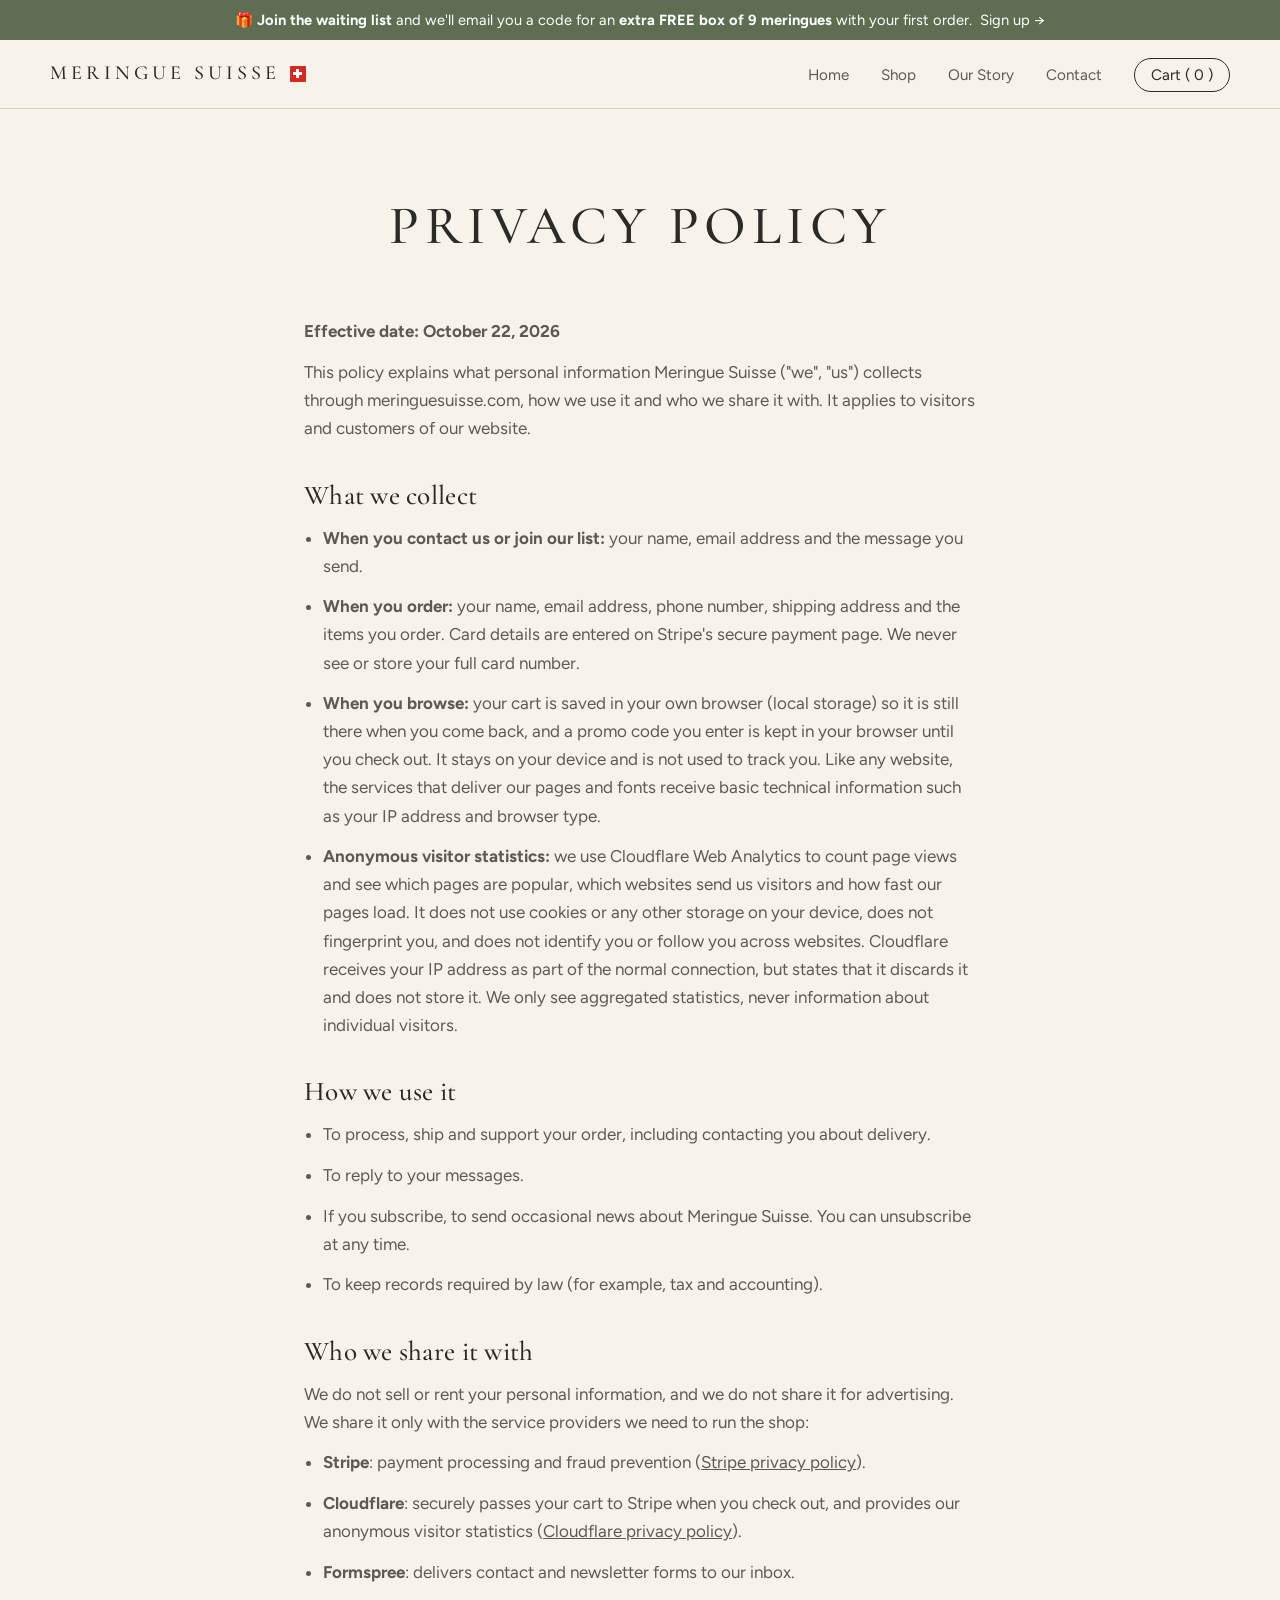
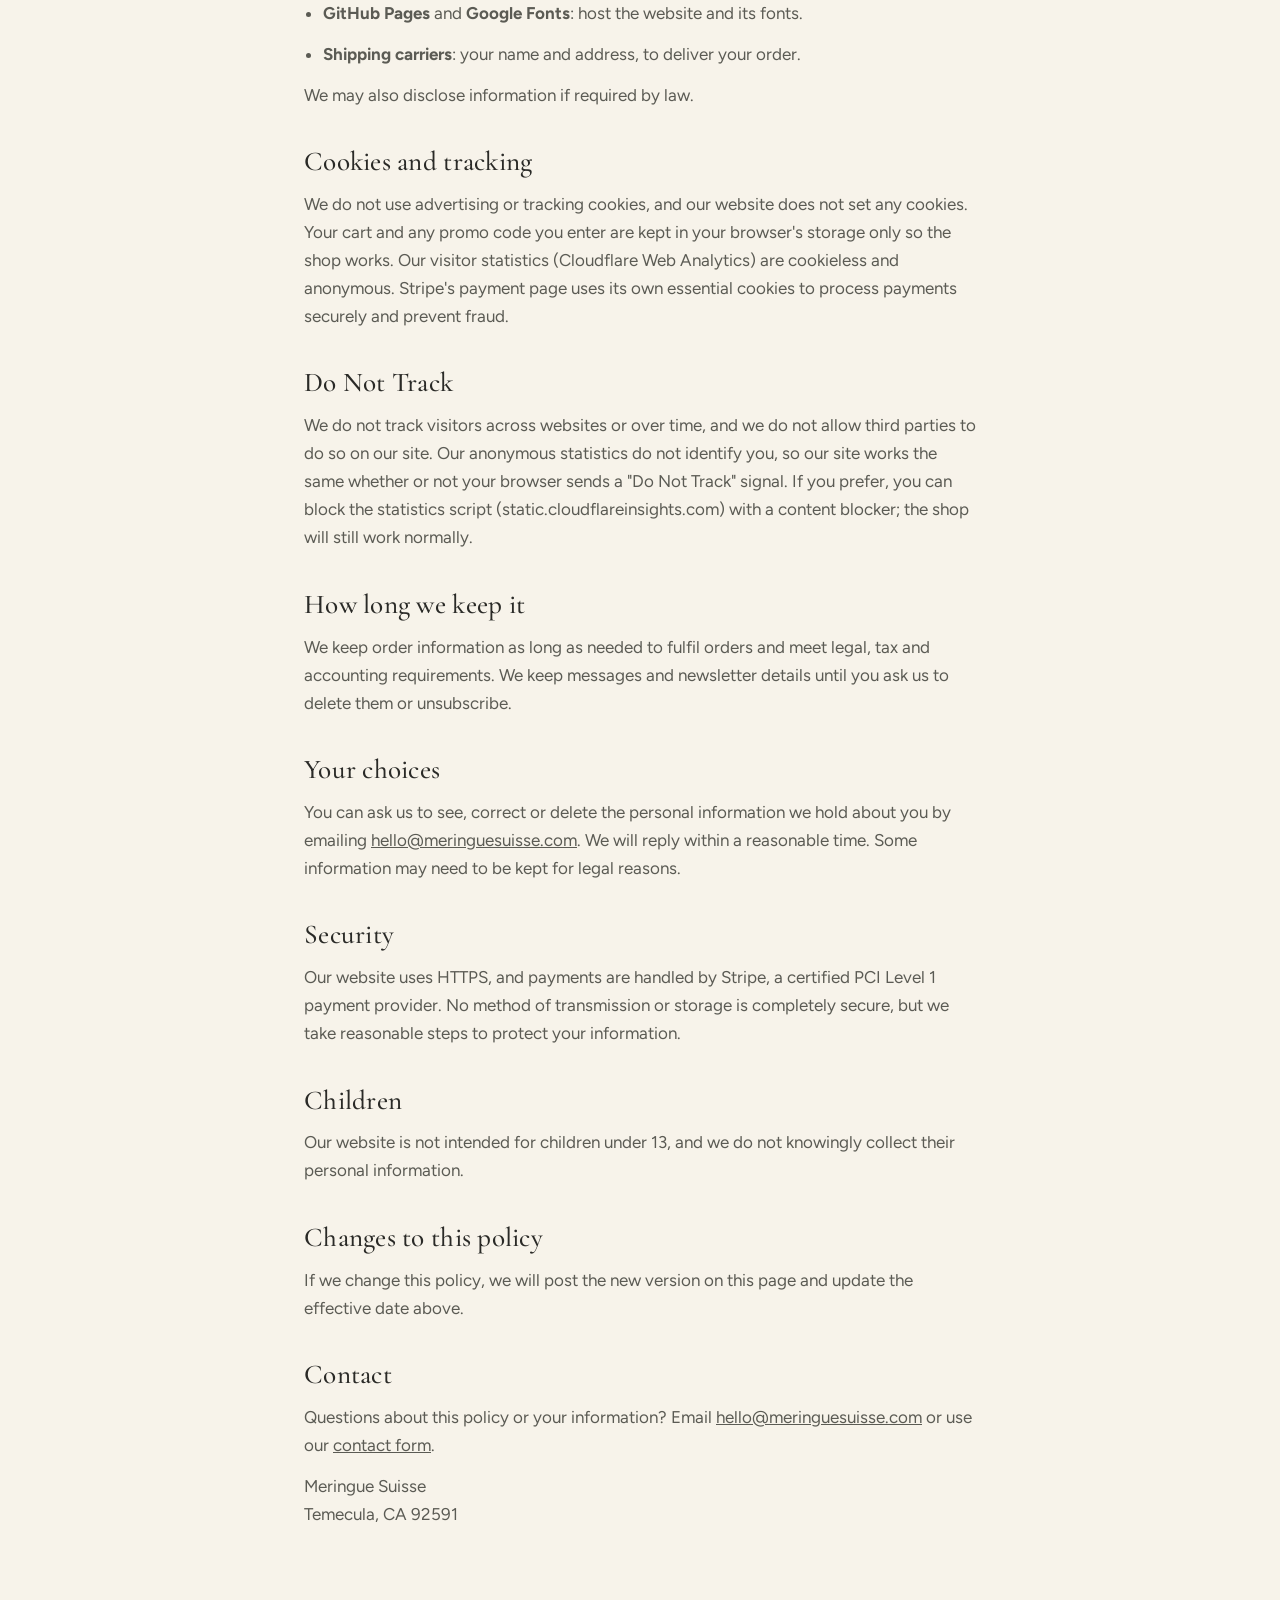
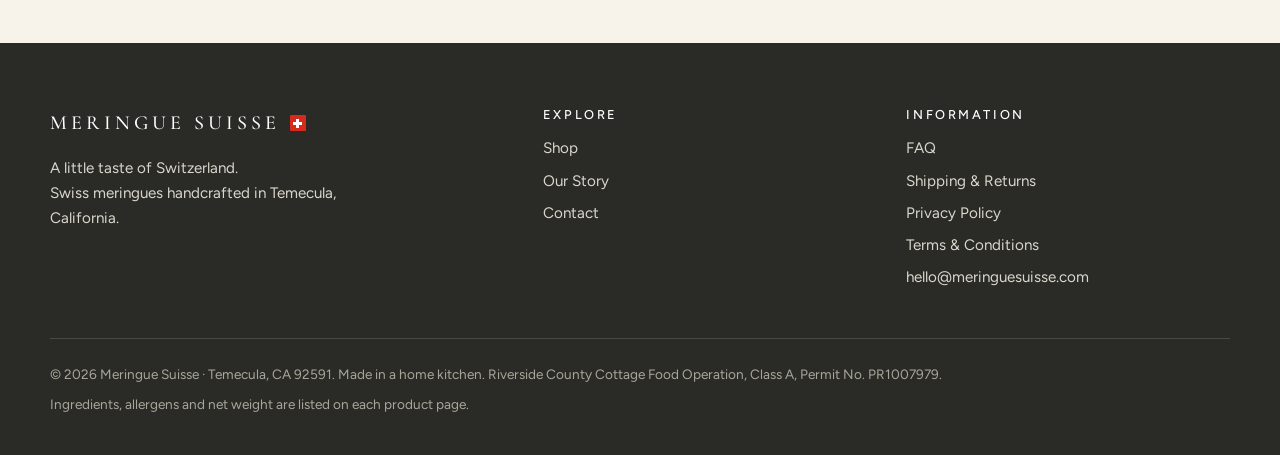
<file: privacy.html>
<!doctype html>
<html lang="en"><head>
<meta charset="utf-8"><meta name="viewport" content="width=device-width,initial-scale=1">
<title>Privacy Policy | Meringue Suisse</title>
<meta name="description" content="How Meringue Suisse collects, uses and protects your information.">
<link rel="canonical" href="https://meringuesuisse.com/privacy">
<meta property="og:type" content="website"><meta property="og:site_name" content="Meringue Suisse"><meta property="og:locale" content="en_US">
<meta property="og:url" content="https://meringuesuisse.com/privacy"><meta property="og:title" content="Privacy Policy | Meringue Suisse"><meta property="og:description" content="How Meringue Suisse collects, uses and protects your information.">
<meta property="og:image" content="https://meringuesuisse.com/images/share.jpg?v=2"><meta property="og:image:width" content="1200"><meta property="og:image:height" content="630"><meta property="og:image:alt" content="Meringue Suisse box of nine Swiss meringues tied with twine">
<meta name="twitter:card" content="summary_large_image"><meta name="twitter:title" content="Privacy Policy | Meringue Suisse"><meta name="twitter:description" content="How Meringue Suisse collects, uses and protects your information."><meta name="twitter:image" content="https://meringuesuisse.com/images/share.jpg?v=2">
<meta name="theme-color" content="#F7F3EA">
<link rel="icon" href="/favicon.ico" sizes="48x48">
<link rel="icon" href="/favicon.svg" type="image/svg+xml">
<link rel="apple-touch-icon" href="/apple-touch-icon.png">
<link rel="manifest" href="/site.webmanifest">
<link rel="preconnect" href="https://fonts.googleapis.com"><link rel="preconnect" href="https://fonts.gstatic.com" crossorigin>
<link href="https://fonts.googleapis.com/css2?family=Cormorant+Garamond:ital,wght@0,400;0,500;0,600;1,400;1,500&family=Figtree:wght@400;500;600&display=swap" rel="stylesheet">
<link rel="stylesheet" href="assets/style.css?v=2026111301">
</head><body>
<a class="skip" href="#main">Skip to content</a>
<div class="promo-bar promo-only" role="note"><a href="/shop#waitlist"><span aria-hidden="true">🎁</span> <strong>Join the waiting list</strong> and we'll email you a code for an <strong>extra FREE box of 9 meringues</strong> with your first order. <span class="u">Sign up&nbsp;→</span></a></div>
<header class="site-header"><div class="wrap nav">
<a class="brand" href="/" aria-label="Meringue Suisse home">MERINGUE SUISSE <span class="cross" aria-hidden="true"></span></a>
<button class="menu-btn" aria-expanded="false" aria-controls="menu">Menu</button>
<ul id="menu"><li><a class="link" href="/">Home</a></li><li><a class="link" href="/shop">Shop</a></li><li><a class="link" href="/story">Our Story</a></li><li><a class="link" href="/contact">Contact</a></li><li><a class="cart-link" href="/cart">Cart (<span id="cart-count">0</span>)</a></li></ul>
</div></header>
<main id="main">
<div class="wrap page-head"><h1>PRIVACY POLICY</h1></div><section style="padding-top:1rem"><div class="wrap prose">
<p><strong>Effective date: October 22, 2026</strong></p>
<p>This policy explains what personal information Meringue Suisse ("we", "us") collects through meringuesuisse.com, how we use it and who we share it with. It applies to visitors and customers of our website.</p>
<h2>What we collect</h2>
<ul>
<li><strong>When you contact us or join our list:</strong> your name, email address and the message you send.</li>
<li><strong>When you order:</strong> your name, email address, phone number, shipping address and the items you order. Card details are entered on Stripe's secure payment page. We never see or store your full card number.</li>
<li><strong>When you browse:</strong> your cart is saved in your own browser (local storage) so it is still there when you come back, and a promo code you enter is kept in your browser until you check out. It stays on your device and is not used to track you. Like any website, the services that deliver our pages and fonts receive basic technical information such as your IP address and browser type.</li>
<li><strong>Anonymous visitor statistics:</strong> we use Cloudflare Web Analytics to count page views and see which pages are popular, which websites send us visitors and how fast our pages load. It does not use cookies or any other storage on your device, does not fingerprint you, and does not identify you or follow you across websites. Cloudflare receives your IP address as part of the normal connection, but states that it discards it and does not store it. We only see aggregated statistics, never information about individual visitors.</li>
</ul>
<h2>How we use it</h2>
<ul>
<li>To process, ship and support your order, including contacting you about delivery.</li>
<li>To reply to your messages.</li>
<li>If you subscribe, to send occasional news about Meringue Suisse. You can unsubscribe at any time.</li>
<li>To keep records required by law (for example, tax and accounting).</li>
</ul>
<h2>Who we share it with</h2>
<p>We do not sell or rent your personal information, and we do not share it for advertising. We share it only with the service providers we need to run the shop:</p>
<ul>
<li><strong>Stripe</strong>: payment processing and fraud prevention (<a href="https://stripe.com/privacy" rel="noopener" target="_blank">Stripe privacy policy</a>).</li>
<li><strong>Cloudflare</strong>: securely passes your cart to Stripe when you check out, and provides our anonymous visitor statistics (<a href="https://www.cloudflare.com/privacypolicy/" rel="noopener" target="_blank">Cloudflare privacy policy</a>).</li>
<li><strong>Formspree</strong>: delivers contact and newsletter forms to our inbox.</li>
<li><strong>GitHub Pages</strong> and <strong>Google Fonts</strong>: host the website and its fonts.</li>
<li><strong>Shipping carriers</strong>: your name and address, to deliver your order.</li>
</ul>
<p>We may also disclose information if required by law.</p>
<h2>Cookies and tracking</h2>
<p>We do not use advertising or tracking cookies, and our website does not set any cookies. Your cart and any promo code you enter are kept in your browser's storage only so the shop works. Our visitor statistics (Cloudflare Web Analytics) are cookieless and anonymous. Stripe's payment page uses its own essential cookies to process payments securely and prevent fraud.</p>
<h2>Do Not Track</h2>
<p>We do not track visitors across websites or over time, and we do not allow third parties to do so on our site. Our anonymous statistics do not identify you, so our site works the same whether or not your browser sends a "Do Not Track" signal. If you prefer, you can block the statistics script (static.cloudflareinsights.com) with a content blocker; the shop will still work normally.</p>
<h2>How long we keep it</h2>
<p>We keep order information as long as needed to fulfil orders and meet legal, tax and accounting requirements. We keep messages and newsletter details until you ask us to delete them or unsubscribe.</p>
<h2>Your choices</h2>
<p>You can ask us to see, correct or delete the personal information we hold about you by emailing <a href="#" data-email>hello@meringuesuisse.com</a>. We will reply within a reasonable time. Some information may need to be kept for legal reasons.</p>
<h2>Security</h2>
<p>Our website uses HTTPS, and payments are handled by Stripe, a certified PCI Level 1 payment provider. No method of transmission or storage is completely secure, but we take reasonable steps to protect your information.</p>
<h2>Children</h2>
<p>Our website is not intended for children under 13, and we do not knowingly collect their personal information.</p>
<h2>Changes to this policy</h2>
<p>If we change this policy, we will post the new version on this page and update the effective date above.</p>
<h2>Contact</h2>
<p>Questions about this policy or your information? Email <a href="#" data-email>hello@meringuesuisse.com</a> or use our <a href="/contact">contact form</a>.</p>
<p>Meringue Suisse<br>Temecula, CA 92591</p></div></section></main>
<footer><div class="wrap">
<div class="foot">
<div><a class="brand" href="/">MERINGUE SUISSE <span class="cross" aria-hidden="true"></span></a>
<p style="margin-top:1rem;max-width:22rem">A little taste of Switzerland.<br>Swiss meringues handcrafted in Temecula, California.</p></div>
<div><h4>Explore</h4><ul>
<li><a href="/shop">Shop</a></li><li><a href="/story">Our Story</a></li><li><a href="/contact">Contact</a></li>
<li data-instagram hidden><a href="#" rel="noopener" target="_blank">Instagram</a></li></ul></div>
<div><h4>Information</h4><ul>
<li><a href="/faq">FAQ</a></li><li><a href="/shipping-returns">Shipping &amp; Returns</a></li><li><a href="/privacy">Privacy Policy</a></li><li><a href="/terms">Terms &amp; Conditions</a></li>
<li><a href="#" data-email>hello@meringuesuisse.com</a></li></ul></div>
</div>
<div class="legal"><p>© <span id="yr"></span> Meringue Suisse · Temecula, CA 92591. Made in a home kitchen. Riverside County Cottage Food Operation, Class A, Permit No. PR1007979.</p>
<p style="margin-top:.5rem">Ingredients, allergens and net weight are listed on each product page.</p></div>
</div></footer>
<script>document.getElementById("yr").textContent=new Date().getFullYear()</script>
<script src="assets/config.js?v=2026110701"></script><script src="assets/site.js?v=2026111303"></script>
<!-- Cloudflare Web Analytics --><script type='module' src='https://static.cloudflareinsights.com/beacon.min.js' data-cf-beacon='{"token": "d83dcca4d8484fac94c0cab27d64881f"}'></script><!-- End Cloudflare Web Analytics -->
</body></html>
</file>
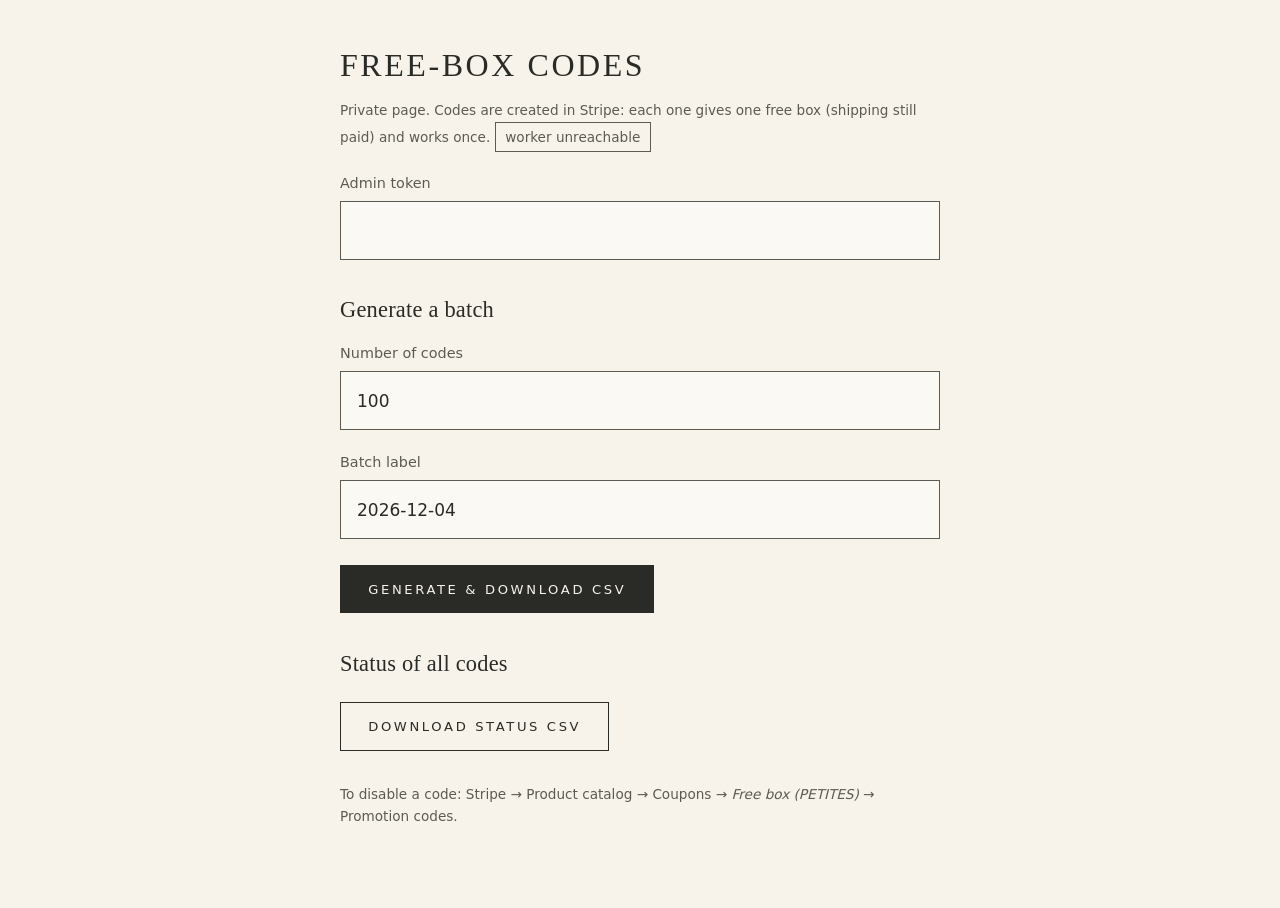
<file: promo-admin.html>
<!doctype html>
<html lang="en"><head>
<meta charset="utf-8"><meta name="viewport" content="width=device-width,initial-scale=1">
<title>Promo codes | Meringue Suisse</title>
<meta name="robots" content="noindex, nofollow">
<link rel="icon" href="/favicon.ico" sizes="48x48">
<link rel="icon" href="/favicon.svg" type="image/svg+xml">
<link rel="stylesheet" href="assets/style.css?v=2026111301">
<style>
.admin{max-width:40rem;margin:0 auto;padding:3rem 1.25rem 5rem}
.admin .field{margin-top:1.2rem}.admin label{display:block;font-size:.9rem;margin-bottom:.35rem}
.admin .btn-row{margin-top:1.6rem}
.admin table{width:100%;border-collapse:collapse;margin-top:1.5rem;font-size:.9rem}
.admin th,.admin td{text-align:left;padding:.4rem .5rem;border-bottom:1px solid var(--line)}
.admin .mode{display:inline-block;padding:.2rem .6rem;border:1px solid var(--ink-soft);font-size:.85rem}
#log{margin-top:1.2rem;white-space:pre-wrap}
</style>
</head><body>
<main class="admin">
<h1 style="font-size:2rem;letter-spacing:.08em">FREE-BOX CODES</h1>
<p class="fine">Private page. Codes are created in Stripe: each one gives one free box (shipping still paid) and works once. <span id="mode" class="mode">checking…</span></p>

<div class="field"><label for="token">Admin token</label><input id="token" type="password" autocomplete="current-password"></div>

<h2 style="font-size:1.4rem;margin-top:2.4rem">Generate a batch</h2>
<div class="field"><label for="count">Number of codes</label><input id="count" type="number" min="1" max="500" value="100"></div>
<div class="field"><label for="batch">Batch label</label><input id="batch" maxlength="40"></div>
<div class="btn-row"><button class="btn" id="gen" type="button">Generate &amp; download CSV</button></div>

<h2 style="font-size:1.4rem;margin-top:2.4rem">Status of all codes</h2>
<div class="btn-row"><button class="btn ghost" id="status" type="button">Download status CSV</button></div>

<p class="fine" id="log" role="status"></p>
<div id="table"></div>
<p class="fine" style="margin-top:2rem">To disable a code: Stripe → Product catalog → Coupons → <em>Free box (PETITES)</em> → Promotion codes.</p>
</main>
<script src="assets/config.js?v=2026110701"></script>
<script>
(function(){
  var E=window.SITE.checkoutEndpoint,$=function(s){return document.querySelector(s)},log=$("#log");
  var tok=$("#token");try{tok.value=sessionStorage.getItem("ms_admin")||""}catch(e){}
  $("#batch").value=new Date().toISOString().slice(0,10);
  fetch(E).then(function(r){return r.json()}).then(function(d){
    var k=d.stripeKey||"";$("#mode").textContent=k.indexOf("test")===0?"TEST mode (sk_test)":k.indexOf("live")===0?"LIVE mode (sk_live)":k;
    if(String(d.promoAdmin||"").indexOf("enabled")!==0)log.textContent="Admin "+(d.promoAdmin||"disabled: the Worker is not up to date, redeploy it.");
  }).catch(function(){$("#mode").textContent="worker unreachable"});
  function call(body){
    try{sessionStorage.setItem("ms_admin",tok.value)}catch(e){}
    return fetch(E,{method:"POST",headers:{"Content-Type":"application/json","Authorization":"Bearer "+tok.value.trim()},body:JSON.stringify(body)})
      .then(function(r){return r.json().then(function(d){if(!r.ok)throw new Error(d.error||("HTTP "+r.status));return d})});
  }
  function csv(rows){
    var h=["code","status","times_redeemed","batch","created"];
    return h.join(",")+"\n"+rows.map(function(r){return h.map(function(k){return '"'+String(r[k]==null?"":r[k]).replace(/"/g,'""')+'"'}).join(",")}).join("\n")+"\n";
  }
  function download(name,text){
    var a=document.createElement("a");a.href=URL.createObjectURL(new Blob([text],{type:"text/csv"}));a.download=name;document.body.appendChild(a);a.click();a.remove();
  }
  function table(rows){
    var c={available:0,used:0,disabled:0};rows.forEach(function(r){c[r.status]=(c[r.status]||0)+1});
    $("#table").innerHTML="<p><strong>"+rows.length+"</strong> codes · "+c.available+" available · "+c.used+" used · "+c.disabled+" disabled</p>";
  }
  $("#gen").onclick=function(){
    var total=Math.max(1,Math.min(500,parseInt($("#count").value)||0)),batch=$("#batch").value.trim(),done=[],btn=this;
    if(!confirm("Create "+total+" new codes in Stripe ("+$("#mode").textContent+")?"))return;
    btn.disabled=true;
    (function next(){
      var n=Math.min(20,total-done.length);
      if(n<=0){btn.disabled=false;log.textContent="Done: "+done.length+" codes created.";table(done);download("free-box-codes-"+(batch||"batch")+".csv",csv(done));return}
      log.textContent="Creating codes… "+done.length+" / "+total;
      call({action:"admin-generate",count:n,batch:batch}).then(function(d){done=done.concat(d.codes);next()})
        .catch(function(e){btn.disabled=false;log.textContent="Error: "+e.message+(done.length?" ("+done.length+" codes created; downloading them)":"");if(done.length)download("free-box-codes-"+(batch||"batch")+"-partial.csv",csv(done))});
    })();
  };
  $("#status").onclick=function(){
    var btn=this;btn.disabled=true;log.textContent="Loading…";
    call({action:"admin-status"}).then(function(d){table(d.codes);log.textContent="";download("free-box-codes-status-"+new Date().toISOString().slice(0,10)+".csv",csv(d.codes))})
      .catch(function(e){log.textContent="Error: "+e.message}).then(function(){btn.disabled=false});
  };
})();
</script>
</body></html>
</file>
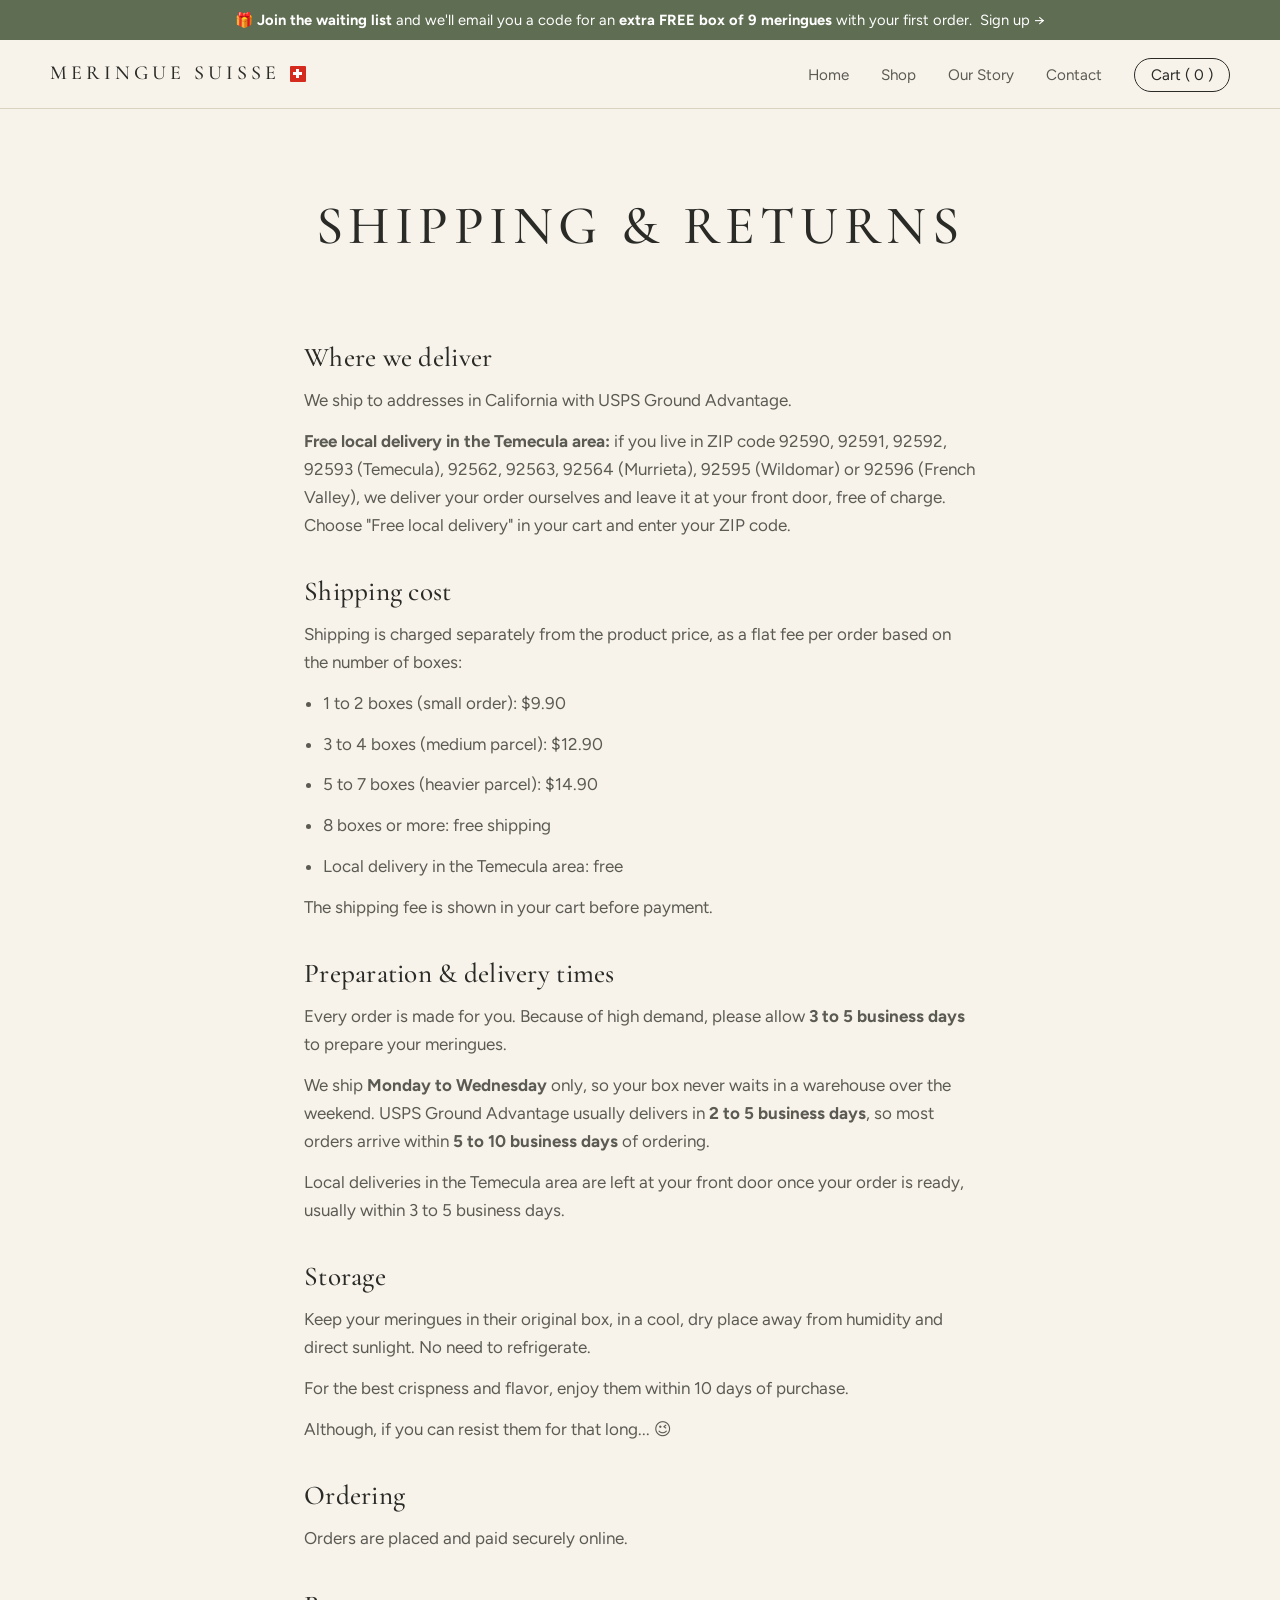
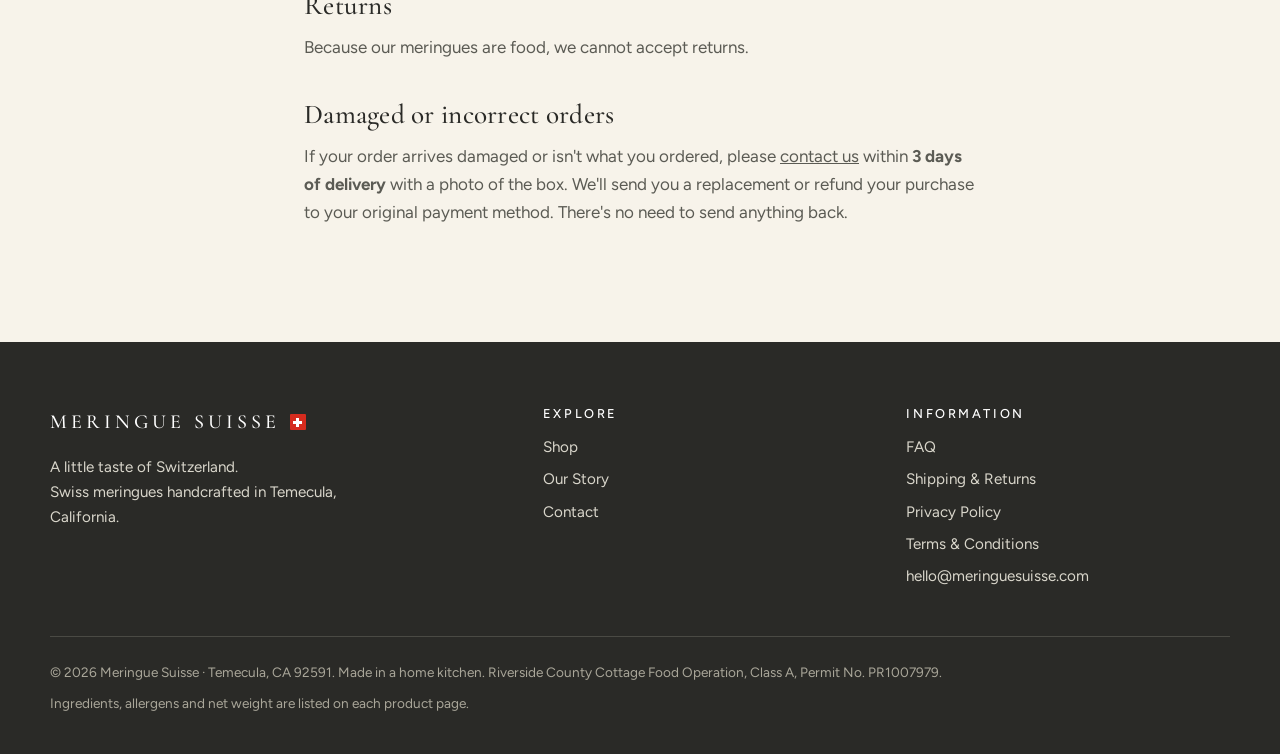
<file: shipping-returns.html>
<!doctype html>
<html lang="en"><head>
<meta charset="utf-8"><meta name="viewport" content="width=device-width,initial-scale=1">
<title>Shipping &amp; Returns | Meringue Suisse</title>
<meta name="description" content="Flat-rate shipping in California: $9.90 for 1–2 boxes, $12.90 for 3–4, $14.90 for 5–7, free for 8 or more. Free local delivery in Temecula. Delivery times and returns.">
<link rel="canonical" href="https://meringuesuisse.com/shipping-returns">
<meta property="og:type" content="website"><meta property="og:site_name" content="Meringue Suisse"><meta property="og:locale" content="en_US">
<meta property="og:url" content="https://meringuesuisse.com/shipping-returns"><meta property="og:title" content="Shipping &amp; Returns | Meringue Suisse"><meta property="og:description" content="Flat-rate shipping in California: $9.90 for 1–2 boxes, $12.90 for 3–4, $14.90 for 5–7, free for 8 or more. Free local delivery in Temecula. Delivery times and returns.">
<meta property="og:image" content="https://meringuesuisse.com/images/share.jpg?v=2"><meta property="og:image:width" content="1200"><meta property="og:image:height" content="630"><meta property="og:image:alt" content="Meringue Suisse box of nine Swiss meringues tied with twine">
<meta name="twitter:card" content="summary_large_image"><meta name="twitter:title" content="Shipping &amp; Returns | Meringue Suisse"><meta name="twitter:description" content="Flat-rate shipping in California: $9.90 for 1–2 boxes, $12.90 for 3–4, $14.90 for 5–7, free for 8 or more. Free local delivery in Temecula. Delivery times and returns."><meta name="twitter:image" content="https://meringuesuisse.com/images/share.jpg?v=2">
<script type="application/ld+json">{"@context":"https://schema.org","@type":"BreadcrumbList","itemListElement":[{"@type":"ListItem","position":1,"name":"Home","item":"https://meringuesuisse.com/"},{"@type":"ListItem","position":2,"name":"Shipping & Returns","item":"https://meringuesuisse.com/shipping-returns"}]}</script>
<meta name="theme-color" content="#F7F3EA">
<link rel="icon" href="/favicon.ico" sizes="48x48">
<link rel="icon" href="/favicon.svg" type="image/svg+xml">
<link rel="apple-touch-icon" href="/apple-touch-icon.png">
<link rel="manifest" href="/site.webmanifest">
<link rel="preconnect" href="https://fonts.googleapis.com"><link rel="preconnect" href="https://fonts.gstatic.com" crossorigin>
<link href="https://fonts.googleapis.com/css2?family=Cormorant+Garamond:ital,wght@0,400;0,500;0,600;1,400;1,500&family=Figtree:wght@400;500;600&display=swap" rel="stylesheet">
<link rel="stylesheet" href="assets/style.css?v=2026111301">
</head><body>
<a class="skip" href="#main">Skip to content</a>
<div class="promo-bar promo-only" role="note"><a href="/shop#waitlist"><span aria-hidden="true">🎁</span> <strong>Join the waiting list</strong> and we'll email you a code for an <strong>extra FREE box of 9 meringues</strong> with your first order. <span class="u">Sign up&nbsp;→</span></a></div>
<header class="site-header"><div class="wrap nav">
<a class="brand" href="/" aria-label="Meringue Suisse home">MERINGUE SUISSE <span class="cross" aria-hidden="true"></span></a>
<button class="menu-btn" aria-expanded="false" aria-controls="menu">Menu</button>
<ul id="menu"><li><a class="link" href="/">Home</a></li><li><a class="link" href="/shop">Shop</a></li><li><a class="link" href="/story">Our Story</a></li><li><a class="link" href="/contact">Contact</a></li><li><a class="cart-link" href="/cart">Cart (<span id="cart-count">0</span>)</a></li></ul>
</div></header>
<main id="main">
<div class="wrap page-head"><h1>SHIPPING & RETURNS</h1></div><section style="padding-top:1rem"><div class="wrap prose">
<h2>Where we deliver</h2><p>We ship to addresses in California with USPS Ground Advantage.</p><p><strong>Free local delivery in the Temecula area:</strong> if you live in ZIP code 92590, 92591, 92592, 92593 (Temecula), 92562, 92563, 92564 (Murrieta), 92595 (Wildomar) or 92596 (French Valley), we deliver your order ourselves and leave it at your front door, free of charge. Choose "Free local delivery" in your cart and enter your ZIP code.</p>
<h2>Shipping cost</h2><p>Shipping is charged separately from the product price, as a flat fee per order based on the number of boxes:</p><ul><li>1 to 2 boxes (small order): $9.90</li><li>3 to 4 boxes (medium parcel): $12.90</li><li>5 to 7 boxes (heavier parcel): $14.90</li><li>8 boxes or more: free shipping</li><li>Local delivery in the Temecula area: free</li></ul><p>The shipping fee is shown in your cart before payment.</p>
<h2>Preparation &amp; delivery times</h2><p>Every order is made for you. Because of high demand, please allow <strong>3 to 5 business days</strong> to prepare your meringues.</p><p>We ship <strong>Monday to Wednesday</strong> only, so your box never waits in a warehouse over the weekend. USPS Ground Advantage usually delivers in <strong>2 to 5 business days</strong>, so most orders arrive within <strong>5 to 10 business days</strong> of ordering.</p><p>Local deliveries in the Temecula area are left at your front door once your order is ready, usually within 3 to 5 business days.</p>
<h2>Storage</h2><p>Keep your meringues in their original box, in a cool, dry place away from humidity and direct sunlight. No need to refrigerate.</p><p>For the best crispness and flavor, enjoy them within 10 days of purchase.</p><p>Although, if you can resist them for that long... 😉</p>
<h2>Ordering</h2><p><span class="closed-only">Our cottage food permit from Riverside County is pending, so we are not taking orders yet. <a href="/shop">Join the waiting list</a> to be the first to know when ordering opens.</span><span class="open-only">Orders are placed and paid securely online.</span></p>
<h2>Returns</h2><p>Because our meringues are food, we cannot accept returns.</p><h2>Damaged or incorrect orders</h2><p>If your order arrives damaged or isn't what you ordered, please <a href="/contact">contact us</a> within <strong>3 days of delivery</strong> with a photo of the box. We'll send you a replacement or refund your purchase to your original payment method. There's no need to send anything back.</p></div></section></main>
<footer><div class="wrap">
<div class="foot">
<div><a class="brand" href="/">MERINGUE SUISSE <span class="cross" aria-hidden="true"></span></a>
<p style="margin-top:1rem;max-width:22rem">A little taste of Switzerland.<br>Swiss meringues handcrafted in Temecula, California.</p></div>
<div><h4>Explore</h4><ul>
<li><a href="/shop">Shop</a></li><li><a href="/story">Our Story</a></li><li><a href="/contact">Contact</a></li>
<li data-instagram hidden><a href="#" rel="noopener" target="_blank">Instagram</a></li></ul></div>
<div><h4>Information</h4><ul>
<li><a href="/faq">FAQ</a></li><li><a href="/shipping-returns">Shipping &amp; Returns</a></li><li><a href="/privacy">Privacy Policy</a></li><li><a href="/terms">Terms &amp; Conditions</a></li>
<li><a href="#" data-email>hello@meringuesuisse.com</a></li></ul></div>
</div>
<div class="legal"><p>© <span id="yr"></span> Meringue Suisse · Temecula, CA 92591. Made in a home kitchen. Riverside County Cottage Food Operation, Class A, Permit No. PR1007979.</p>
<p style="margin-top:.5rem">Ingredients, allergens and net weight are listed on each product page.</p></div>
</div></footer>
<script>document.getElementById("yr").textContent=new Date().getFullYear()</script>
<script src="assets/config.js?v=2026110701"></script><script src="assets/site.js?v=2026111303"></script>
<!-- Cloudflare Web Analytics --><script type='module' src='https://static.cloudflareinsights.com/beacon.min.js' data-cf-beacon='{"token": "d83dcca4d8484fac94c0cab27d64881f"}'></script><!-- End Cloudflare Web Analytics -->
</body></html>
</file>
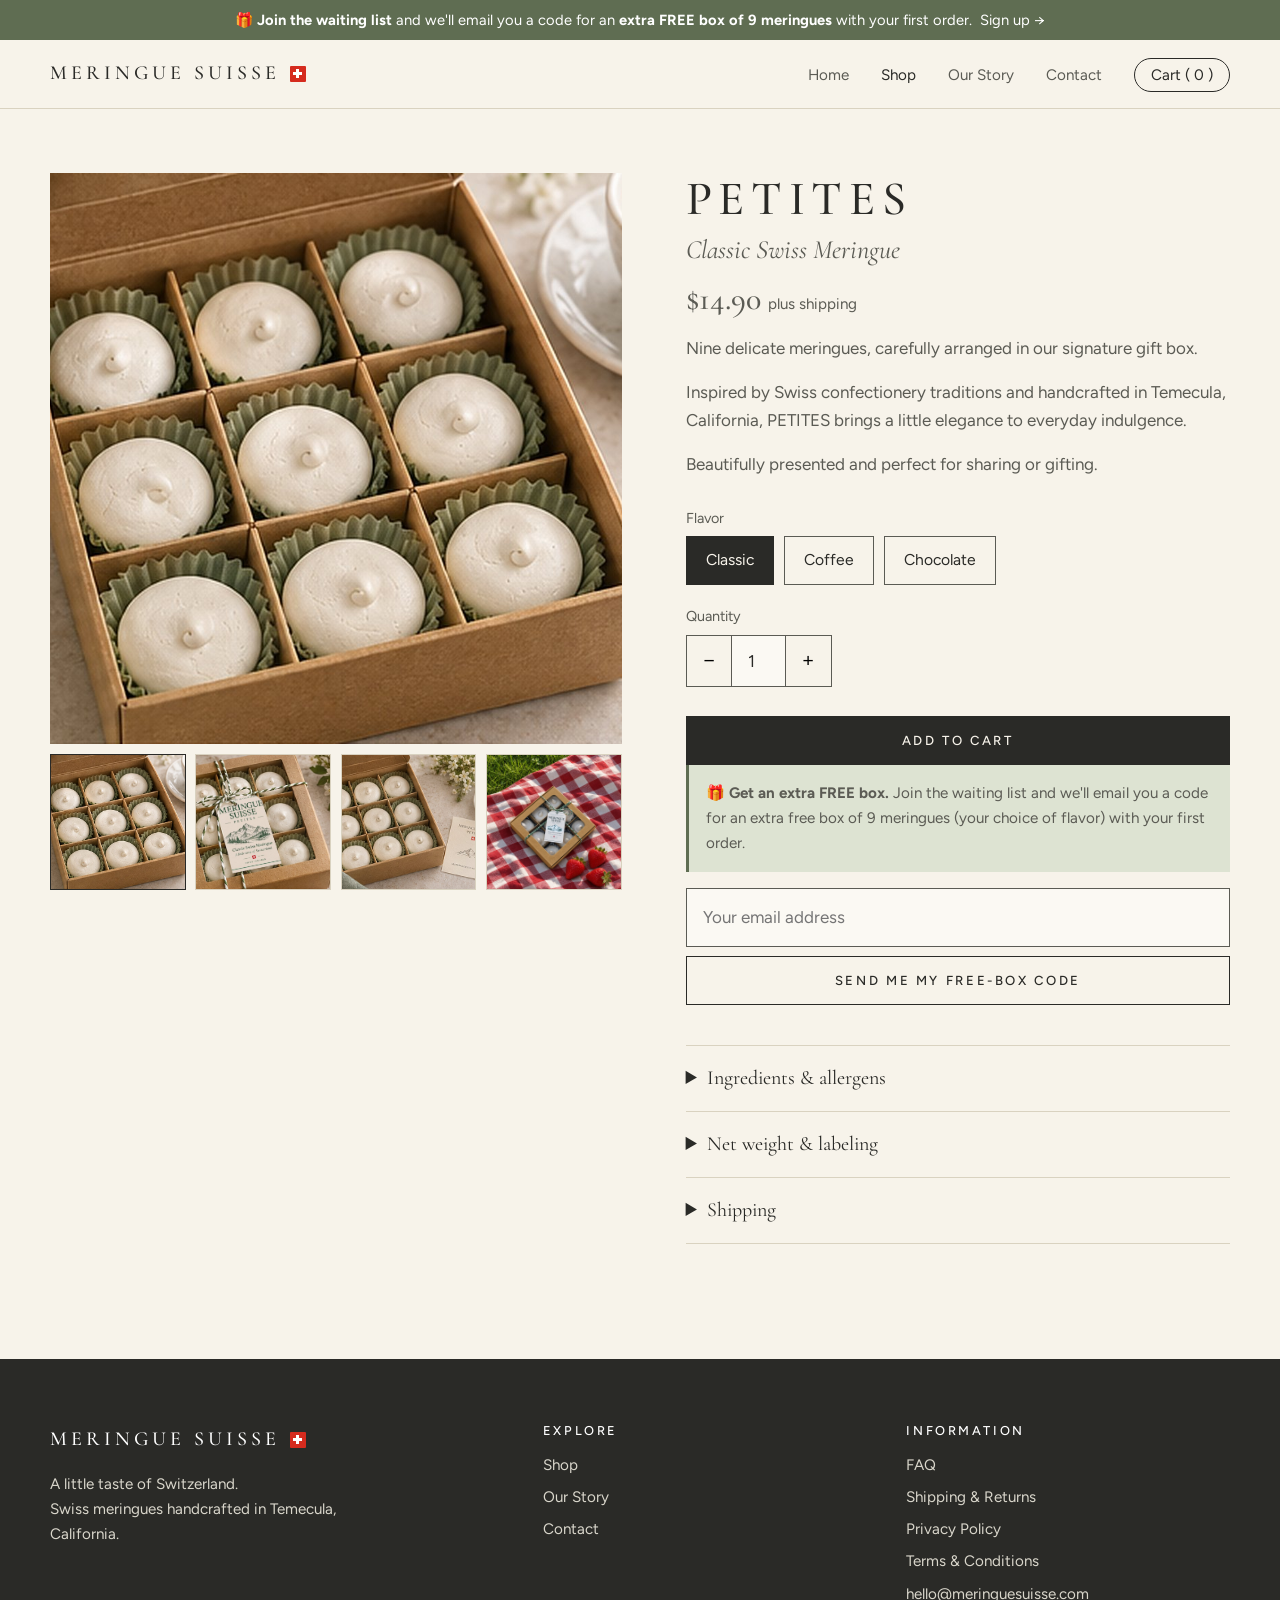
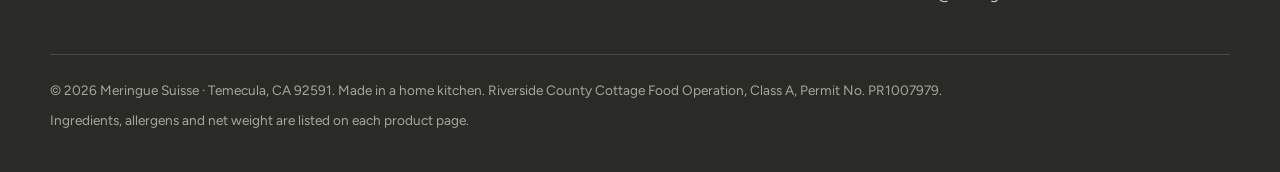
<file: shop.html>
<!doctype html>
<html lang="en"><head>
<meta charset="utf-8"><meta name="viewport" content="width=device-width,initial-scale=1">
<title>Swiss Meringues Gift Box of 9 — PETITES | Meringue Suisse, Temecula</title>
<meta name="description" content="PETITES: nine Swiss meringues handcrafted in Temecula, CA, in a kraft gift box tied with twine. Classic $14.90, Coffee or Chocolate $15.90. Free local delivery in Temecula.">
<link rel="canonical" href="https://meringuesuisse.com/shop">
<meta property="og:type" content="product"><meta property="og:site_name" content="Meringue Suisse"><meta property="og:locale" content="en_US">
<meta property="og:url" content="https://meringuesuisse.com/shop"><meta property="og:title" content="Swiss Meringues Gift Box of 9 — PETITES | Meringue Suisse, Temecula"><meta property="og:description" content="PETITES: nine Swiss meringues handcrafted in Temecula, CA, in a kraft gift box tied with twine. Classic $14.90, Coffee or Chocolate $15.90. Free local delivery in Temecula.">
<meta property="og:image" content="https://meringuesuisse.com/images/share.jpg?v=2"><meta property="og:image:width" content="1200"><meta property="og:image:height" content="630"><meta property="og:image:alt" content="Meringue Suisse box of nine Swiss meringues tied with twine">
<meta name="twitter:card" content="summary_large_image"><meta name="twitter:title" content="Swiss Meringues Gift Box of 9 — PETITES | Meringue Suisse, Temecula"><meta name="twitter:description" content="PETITES: nine Swiss meringues handcrafted in Temecula, CA, in a kraft gift box tied with twine. Classic $14.90, Coffee or Chocolate $15.90. Free local delivery in Temecula."><meta name="twitter:image" content="https://meringuesuisse.com/images/share.jpg?v=2">
<script type="application/ld+json">{"@context":"https://schema.org","@type":"Product","name":"PETITES — Swiss Meringues, Gift Box of 9","description":"Nine Swiss meringues handcrafted in Temecula, California, arranged in a kraft gift box tied with twine. Flavors: Classic, Coffee, Chocolate.","image":["https://meringuesuisse.com/images/box-open.jpg","https://meringuesuisse.com/images/box-closed.jpg?v=2026103101","https://meringuesuisse.com/images/gift-set.jpg?v=2026103101"],"sku":"PETITES-9","brand":{"@type":"Brand","name":"Meringue Suisse"},"offers":[{"@type":"Offer","url":"https://meringuesuisse.com/shop?flavor=classic","priceCurrency":"USD","price":"14.90","availability":"https://schema.org/InStock","itemCondition":"https://schema.org/NewCondition","seller":{"@id":"https://meringuesuisse.com/#organization"},"shippingDetails":[{"@type":"OfferShippingDetails","shippingLabel":"USPS Ground Advantage","shippingRate":{"@type":"MonetaryAmount","value":"9.90","currency":"USD"},"shippingDestination":{"@type":"DefinedRegion","addressCountry":"US","addressRegion":"CA"},"deliveryTime":{"@type":"ShippingDeliveryTime","handlingTime":{"@type":"QuantitativeValue","minValue":3,"maxValue":5,"unitCode":"DAY"},"transitTime":{"@type":"QuantitativeValue","minValue":2,"maxValue":5,"unitCode":"DAY"}}},{"@type":"OfferShippingDetails","shippingLabel":"Free local delivery (Temecula area)","shippingRate":{"@type":"MonetaryAmount","value":"0","currency":"USD"},"shippingDestination":{"@type":"DefinedRegion","addressCountry":"US","postalCode":["92590","92591","92592","92593","92562","92563","92564","92595","92596"]},"deliveryTime":{"@type":"ShippingDeliveryTime","handlingTime":{"@type":"QuantitativeValue","minValue":3,"maxValue":5,"unitCode":"DAY"},"transitTime":{"@type":"QuantitativeValue","minValue":0,"maxValue":1,"unitCode":"DAY"}}}],"hasMerchantReturnPolicy":{"@type":"MerchantReturnPolicy","applicableCountry":"US","returnPolicyCategory":"https://schema.org/MerchantReturnNotPermitted"},"name":"PETITES Classic — Box of 9"},{"@type":"Offer","url":"https://meringuesuisse.com/shop?flavor=coffee","priceCurrency":"USD","price":"15.90","availability":"https://schema.org/InStock","itemCondition":"https://schema.org/NewCondition","seller":{"@id":"https://meringuesuisse.com/#organization"},"shippingDetails":[{"@type":"OfferShippingDetails","shippingLabel":"USPS Ground Advantage","shippingRate":{"@type":"MonetaryAmount","value":"9.90","currency":"USD"},"shippingDestination":{"@type":"DefinedRegion","addressCountry":"US","addressRegion":"CA"},"deliveryTime":{"@type":"ShippingDeliveryTime","handlingTime":{"@type":"QuantitativeValue","minValue":3,"maxValue":5,"unitCode":"DAY"},"transitTime":{"@type":"QuantitativeValue","minValue":2,"maxValue":5,"unitCode":"DAY"}}},{"@type":"OfferShippingDetails","shippingLabel":"Free local delivery (Temecula area)","shippingRate":{"@type":"MonetaryAmount","value":"0","currency":"USD"},"shippingDestination":{"@type":"DefinedRegion","addressCountry":"US","postalCode":["92590","92591","92592","92593","92562","92563","92564","92595","92596"]},"deliveryTime":{"@type":"ShippingDeliveryTime","handlingTime":{"@type":"QuantitativeValue","minValue":3,"maxValue":5,"unitCode":"DAY"},"transitTime":{"@type":"QuantitativeValue","minValue":0,"maxValue":1,"unitCode":"DAY"}}}],"hasMerchantReturnPolicy":{"@type":"MerchantReturnPolicy","applicableCountry":"US","returnPolicyCategory":"https://schema.org/MerchantReturnNotPermitted"},"name":"PETITES Coffee — Box of 9"},{"@type":"Offer","url":"https://meringuesuisse.com/shop?flavor=chocolate","priceCurrency":"USD","price":"15.90","availability":"https://schema.org/InStock","itemCondition":"https://schema.org/NewCondition","seller":{"@id":"https://meringuesuisse.com/#organization"},"shippingDetails":[{"@type":"OfferShippingDetails","shippingLabel":"USPS Ground Advantage","shippingRate":{"@type":"MonetaryAmount","value":"9.90","currency":"USD"},"shippingDestination":{"@type":"DefinedRegion","addressCountry":"US","addressRegion":"CA"},"deliveryTime":{"@type":"ShippingDeliveryTime","handlingTime":{"@type":"QuantitativeValue","minValue":3,"maxValue":5,"unitCode":"DAY"},"transitTime":{"@type":"QuantitativeValue","minValue":2,"maxValue":5,"unitCode":"DAY"}}},{"@type":"OfferShippingDetails","shippingLabel":"Free local delivery (Temecula area)","shippingRate":{"@type":"MonetaryAmount","value":"0","currency":"USD"},"shippingDestination":{"@type":"DefinedRegion","addressCountry":"US","postalCode":["92590","92591","92592","92593","92562","92563","92564","92595","92596"]},"deliveryTime":{"@type":"ShippingDeliveryTime","handlingTime":{"@type":"QuantitativeValue","minValue":3,"maxValue":5,"unitCode":"DAY"},"transitTime":{"@type":"QuantitativeValue","minValue":0,"maxValue":1,"unitCode":"DAY"}}}],"hasMerchantReturnPolicy":{"@type":"MerchantReturnPolicy","applicableCountry":"US","returnPolicyCategory":"https://schema.org/MerchantReturnNotPermitted"},"name":"PETITES Chocolate — Box of 9"}],"weight":{"@type":"QuantitativeValue","value":45,"unitCode":"GRM"}}</script>
<script type="application/ld+json">{"@context":"https://schema.org","@type":"BreadcrumbList","itemListElement":[{"@type":"ListItem","position":1,"name":"Home","item":"https://meringuesuisse.com/"},{"@type":"ListItem","position":2,"name":"Shop","item":"https://meringuesuisse.com/shop"}]}</script>
<meta name="theme-color" content="#F7F3EA">
<link rel="icon" href="/favicon.ico" sizes="48x48">
<link rel="icon" href="/favicon.svg" type="image/svg+xml">
<link rel="apple-touch-icon" href="/apple-touch-icon.png">
<link rel="manifest" href="/site.webmanifest">
<link rel="preconnect" href="https://fonts.googleapis.com"><link rel="preconnect" href="https://fonts.gstatic.com" crossorigin>
<link href="https://fonts.googleapis.com/css2?family=Cormorant+Garamond:ital,wght@0,400;0,500;0,600;1,400;1,500&family=Figtree:wght@400;500;600&display=swap" rel="stylesheet">
<link rel="stylesheet" href="assets/style.css?v=2026111301">
</head><body>
<a class="skip" href="#main">Skip to content</a>
<div class="promo-bar promo-only" role="note"><a href="/shop#waitlist"><span aria-hidden="true">🎁</span> <strong>Join the waiting list</strong> and we'll email you a code for an <strong>extra FREE box of 9 meringues</strong> with your first order. <span class="u">Sign up&nbsp;→</span></a></div>
<header class="site-header"><div class="wrap nav">
<a class="brand" href="/" aria-label="Meringue Suisse home">MERINGUE SUISSE <span class="cross" aria-hidden="true"></span></a>
<button class="menu-btn" aria-expanded="false" aria-controls="menu">Menu</button>
<ul id="menu"><li><a class="link" href="/">Home</a></li><li><a class="link" href="/shop" aria-current="page">Shop</a></li><li><a class="link" href="/story">Our Story</a></li><li><a class="link" href="/contact">Contact</a></li><li><a class="cart-link" href="/cart">Cart (<span id="cart-count">0</span>)</a></li></ul>
</div></header>
<main id="main">
<section style="padding-top:clamp(2rem,5vw,4rem)"><div class="wrap shop" id="shop">
 <div class="gallery">
  <div class="main"><img id="main-img" src="images/hero.jpg" alt="Nine Swiss meringues in sage-green cups" width="1027" height="838"></div>
  <div class="thumbs">
   <button aria-pressed="true" data-src="images/hero.jpg" data-alt="Nine Swiss meringues in sage-green cups"><img src="images/hero.jpg" alt="Show meringues in the box" width="1027" height="838"></button>
   <button aria-pressed="false" data-src="images/box-closed.jpg?v=2026103101" data-alt="Kraft window box tied with twine and a gift tag"><img src="images/box-closed.jpg?v=2026103101" alt="Show closed box" width="1139" height="657"></button>
   <button aria-pressed="false" data-src="images/box-open.jpg" data-alt="Open kraft box of nine meringues with the little Meringue Suisse card"><img src="images/box-open.jpg" alt="Show open box" width="1027" height="701"></button>
   <button aria-pressed="false" data-src="images/picnic.jpg" data-pos="50% 42%" data-alt="Box of Swiss meringues on a picnic blanket with strawberries"><img src="images/picnic.jpg" alt="Show picnic photo" style="object-position:50% 40%" width="1200" height="1793"></button>
  </div>
 </div>
 <div class="buy">
  <h1 style="font-size:clamp(2rem,4vw,3rem);letter-spacing:.14em">PETITES</h1>
  <p class="lede" style="margin-top:.4rem" id="flavor-line">Classic Swiss Meringue</p>
  <p class="price"><span id="price">$14.90</span> <small>plus shipping</small></p>
  <p>Nine delicate meringues, carefully arranged in our signature gift box.</p>
  <p>Inspired by Swiss confectionery traditions and handcrafted in Temecula, California, PETITES brings a little elegance to everyday indulgence.</p>
  <p>Beautifully presented and perfect for sharing or gifting.</p>
  <div class="opts">
   <div class="field" id="size-field"><label>Box size</label><div class="chips" id="sizes"></div></div>
   <div class="field"><label>Flavor</label><div class="chips" id="flavors"></div></div>
   <div class="field"><label for="qty">Quantity</label><div class="qty"><button id="minus" type="button" aria-label="Decrease">−</button><input id="qty" type="number" min="1" max="20" value="1"><button id="plus" type="button" aria-label="Increase">+</button></div></div>
  </div>
  <button class="btn open-only" id="add" type="button" style="width:100%">Add to cart</button>
  <div class="ok" id="added" role="status" tabindex="-1">Added to your cart. <a href="/cart"><strong>View cart</strong></a></div>
  <div class="promo-only waitlist" id="waitlist">
   <p class="wait" style="margin-top:0"><strong>🎁 Get an extra FREE box.</strong> Join the waiting list and we'll email you a code for an extra free box of 9 meringues (your choice of flavor) with your first order.</p>
   <form data-form="waitlist" id="wl-shop"><input type="hidden" name="_subject" value="Free box code request"><input type="hidden" name="interest"><label for="wl-shop-email" class="skip">Email address</label><input id="wl-shop-email" name="email" type="email" required placeholder="Your email address" autocomplete="email"><button class="btn ghost" type="submit" style="width:100%">Send me my free-box code</button></form>
   <div class="ok" role="status">Thank you! We'll email you your free-box code shortly. Enter it in your cart to add the extra box.</div>
  </div>
    <div class="info">
   <details><summary>Ingredients &amp; allergens</summary><p><strong>Classic:</strong> Sugar, egg whites, baking powder.</p><p><strong>Chocolate:</strong> Sugar, egg whites, cocoa powder, baking powder.</p><p><strong>Coffee:</strong> Sugar, egg whites, freeze-dried coffee, baking powder.</p><p><strong>Contains: Egg.</strong></p></details>
   <details><summary>Net weight &amp; labeling</summary><p>Net Wt. 1.59 oz (45 g) per box. Each box contains 9 meringues.</p><p>Made in a home kitchen. Meringue Suisse, Temecula, CA 92591. Riverside County Cottage Food Operation, Class A, Permit No. PR1007979.</p></details>
   <details><summary>Shipping</summary><p>Flat-rate shipping in California: $9.90 for 1 to 2 boxes, $12.90 for 3 to 4 boxes, $14.90 for 5 to 7 boxes, and free for 8 boxes or more. Free local delivery to your door in the Temecula area. Each order is made for you: allow 3–5 business days to prepare, then 2–5 business days with USPS Ground (we ship Monday to Wednesday). Food can't be returned, but if your box arrives damaged we'll replace or refund it. See <a href="/shipping-returns">Shipping &amp; Returns</a>.</p></details>
  </div>
 </div>
</div></section>
</main>
<footer><div class="wrap">
<div class="foot">
<div><a class="brand" href="/">MERINGUE SUISSE <span class="cross" aria-hidden="true"></span></a>
<p style="margin-top:1rem;max-width:22rem">A little taste of Switzerland.<br>Swiss meringues handcrafted in Temecula, California.</p></div>
<div><h4>Explore</h4><ul>
<li><a href="/shop">Shop</a></li><li><a href="/story">Our Story</a></li><li><a href="/contact">Contact</a></li>
<li data-instagram hidden><a href="#" rel="noopener" target="_blank">Instagram</a></li></ul></div>
<div><h4>Information</h4><ul>
<li><a href="/faq">FAQ</a></li><li><a href="/shipping-returns">Shipping &amp; Returns</a></li><li><a href="/privacy">Privacy Policy</a></li><li><a href="/terms">Terms &amp; Conditions</a></li>
<li><a href="#" data-email>hello@meringuesuisse.com</a></li></ul></div>
</div>
<div class="legal"><p>© <span id="yr"></span> Meringue Suisse · Temecula, CA 92591. Made in a home kitchen. Riverside County Cottage Food Operation, Class A, Permit No. PR1007979.</p>
<p style="margin-top:.5rem">Ingredients, allergens and net weight are listed on each product page.</p></div>
</div></footer>
<script>document.getElementById("yr").textContent=new Date().getFullYear()</script>
<script src="assets/config.js?v=2026110701"></script><script src="assets/site.js?v=2026111303"></script>
<!-- Cloudflare Web Analytics --><script type='module' src='https://static.cloudflareinsights.com/beacon.min.js' data-cf-beacon='{"token": "d83dcca4d8484fac94c0cab27d64881f"}'></script><!-- End Cloudflare Web Analytics -->
</body></html>
</file>
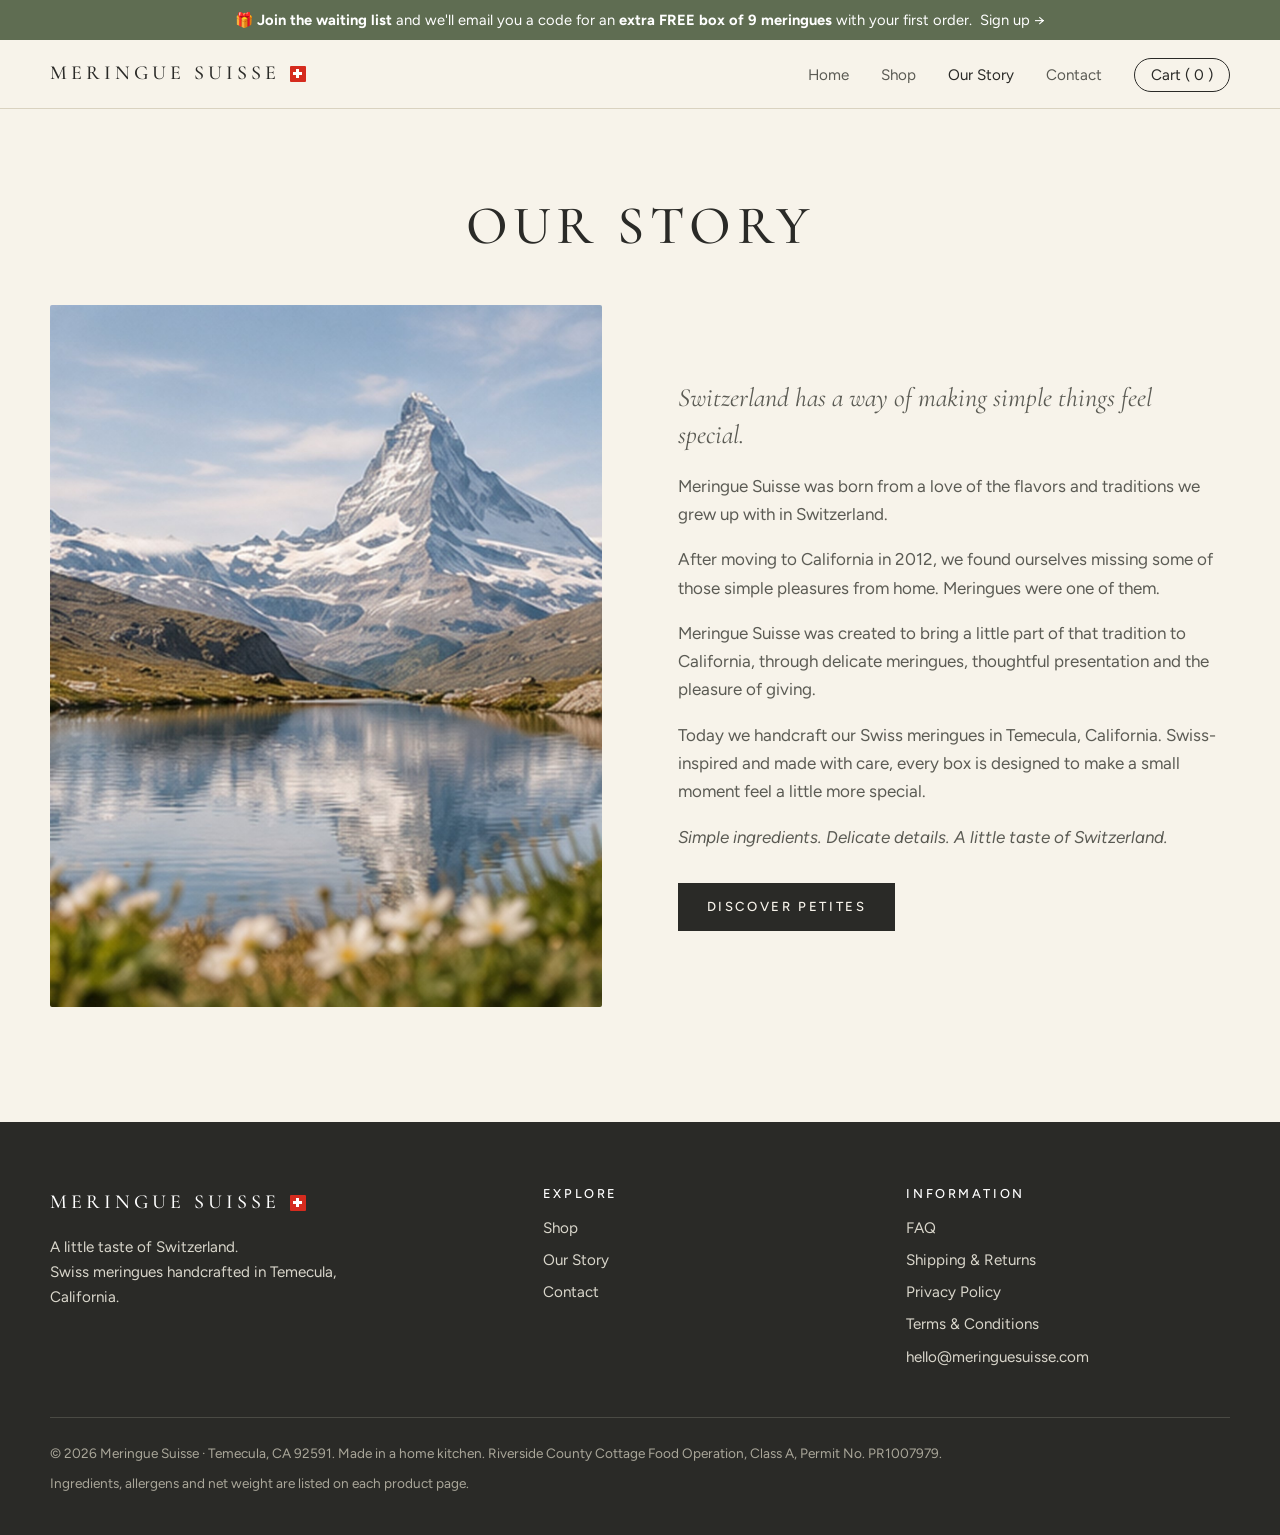
<file: story.html>
<!doctype html>
<html lang="en"><head>
<meta charset="utf-8"><meta name="viewport" content="width=device-width,initial-scale=1">
<title>Our Story | Meringue Suisse, Swiss Meringues in Temecula</title>
<meta name="description" content="From Switzerland to Temecula, California: we handcraft Swiss meringues inspired by the flavors we grew up with. A little taste of Switzerland in every box.">
<link rel="canonical" href="https://meringuesuisse.com/story">
<meta property="og:type" content="website"><meta property="og:site_name" content="Meringue Suisse"><meta property="og:locale" content="en_US">
<meta property="og:url" content="https://meringuesuisse.com/story"><meta property="og:title" content="Our Story | Meringue Suisse, Swiss Meringues in Temecula"><meta property="og:description" content="From Switzerland to Temecula, California: we handcraft Swiss meringues inspired by the flavors we grew up with. A little taste of Switzerland in every box.">
<meta property="og:image" content="https://meringuesuisse.com/images/share.jpg?v=2"><meta property="og:image:width" content="1200"><meta property="og:image:height" content="630"><meta property="og:image:alt" content="Meringue Suisse box of nine Swiss meringues tied with twine">
<meta name="twitter:card" content="summary_large_image"><meta name="twitter:title" content="Our Story | Meringue Suisse, Swiss Meringues in Temecula"><meta name="twitter:description" content="From Switzerland to Temecula, California: we handcraft Swiss meringues inspired by the flavors we grew up with. A little taste of Switzerland in every box."><meta name="twitter:image" content="https://meringuesuisse.com/images/share.jpg?v=2">
<script type="application/ld+json">{"@context":"https://schema.org","@type":"BreadcrumbList","itemListElement":[{"@type":"ListItem","position":1,"name":"Home","item":"https://meringuesuisse.com/"},{"@type":"ListItem","position":2,"name":"Our Story","item":"https://meringuesuisse.com/story"}]}</script>
<meta name="theme-color" content="#F7F3EA">
<link rel="icon" href="/favicon.ico" sizes="48x48">
<link rel="icon" href="/favicon.svg" type="image/svg+xml">
<link rel="apple-touch-icon" href="/apple-touch-icon.png">
<link rel="manifest" href="/site.webmanifest">
<link rel="preconnect" href="https://fonts.googleapis.com"><link rel="preconnect" href="https://fonts.gstatic.com" crossorigin>
<link href="https://fonts.googleapis.com/css2?family=Cormorant+Garamond:ital,wght@0,400;0,500;0,600;1,400;1,500&family=Figtree:wght@400;500;600&display=swap" rel="stylesheet">
<link rel="stylesheet" href="assets/style.css?v=2026111301">
</head><body>
<a class="skip" href="#main">Skip to content</a>
<div class="promo-bar promo-only" role="note"><a href="/shop#waitlist"><span aria-hidden="true">🎁</span> <strong>Join the waiting list</strong> and we'll email you a code for an <strong>extra FREE box of 9 meringues</strong> with your first order. <span class="u">Sign up&nbsp;→</span></a></div>
<header class="site-header"><div class="wrap nav">
<a class="brand" href="/" aria-label="Meringue Suisse home">MERINGUE SUISSE <span class="cross" aria-hidden="true"></span></a>
<button class="menu-btn" aria-expanded="false" aria-controls="menu">Menu</button>
<ul id="menu"><li><a class="link" href="/">Home</a></li><li><a class="link" href="/shop">Shop</a></li><li><a class="link" href="/story" aria-current="page">Our Story</a></li><li><a class="link" href="/contact">Contact</a></li><li><a class="cart-link" href="/cart">Cart (<span id="cart-count">0</span>)</a></li></ul>
</div></header>
<main id="main">
<div class="wrap page-head"><h1>OUR STORY</h1></div>
<section style="padding-top:1rem"><div class="wrap split">
 <img src="images/switzerland.jpg" alt="The Matterhorn reflected in a mountain lake" loading="lazy" width="1200" height="1528">
 <div class="text">
  <p class="lede" style="margin-top:0">Switzerland has a way of making simple things feel special.</p>
  <p>Meringue Suisse was born from a love of the flavors and traditions we grew up with in Switzerland.</p>
  <p>After moving to California in 2012, we found ourselves missing some of those simple pleasures from home. Meringues were one of them.</p>
  <p>Meringue Suisse was created to bring a little part of that tradition to California, through delicate meringues, thoughtful presentation and the pleasure of giving.</p>
  <p>Today we handcraft our Swiss meringues in Temecula, California. Swiss-inspired and made with care, every box is designed to make a small moment feel a little more special.</p>
  <p><em>Simple ingredients. Delicate details. A little taste of Switzerland.</em></p>
  <div class="btn-row"><a class="btn" href="/shop">Discover Petites</a></div>
 </div></div></section>
</main>
<footer><div class="wrap">
<div class="foot">
<div><a class="brand" href="/">MERINGUE SUISSE <span class="cross" aria-hidden="true"></span></a>
<p style="margin-top:1rem;max-width:22rem">A little taste of Switzerland.<br>Swiss meringues handcrafted in Temecula, California.</p></div>
<div><h4>Explore</h4><ul>
<li><a href="/shop">Shop</a></li><li><a href="/story">Our Story</a></li><li><a href="/contact">Contact</a></li>
<li data-instagram hidden><a href="#" rel="noopener" target="_blank">Instagram</a></li></ul></div>
<div><h4>Information</h4><ul>
<li><a href="/faq">FAQ</a></li><li><a href="/shipping-returns">Shipping &amp; Returns</a></li><li><a href="/privacy">Privacy Policy</a></li><li><a href="/terms">Terms &amp; Conditions</a></li>
<li><a href="#" data-email>hello@meringuesuisse.com</a></li></ul></div>
</div>
<div class="legal"><p>© <span id="yr"></span> Meringue Suisse · Temecula, CA 92591. Made in a home kitchen. Riverside County Cottage Food Operation, Class A, Permit No. PR1007979.</p>
<p style="margin-top:.5rem">Ingredients, allergens and net weight are listed on each product page.</p></div>
</div></footer>
<script>document.getElementById("yr").textContent=new Date().getFullYear()</script>
<script src="assets/config.js?v=2026110701"></script><script src="assets/site.js?v=2026111303"></script>
<!-- Cloudflare Web Analytics --><script type='module' src='https://static.cloudflareinsights.com/beacon.min.js' data-cf-beacon='{"token": "d83dcca4d8484fac94c0cab27d64881f"}'></script><!-- End Cloudflare Web Analytics -->
</body></html>
</file>
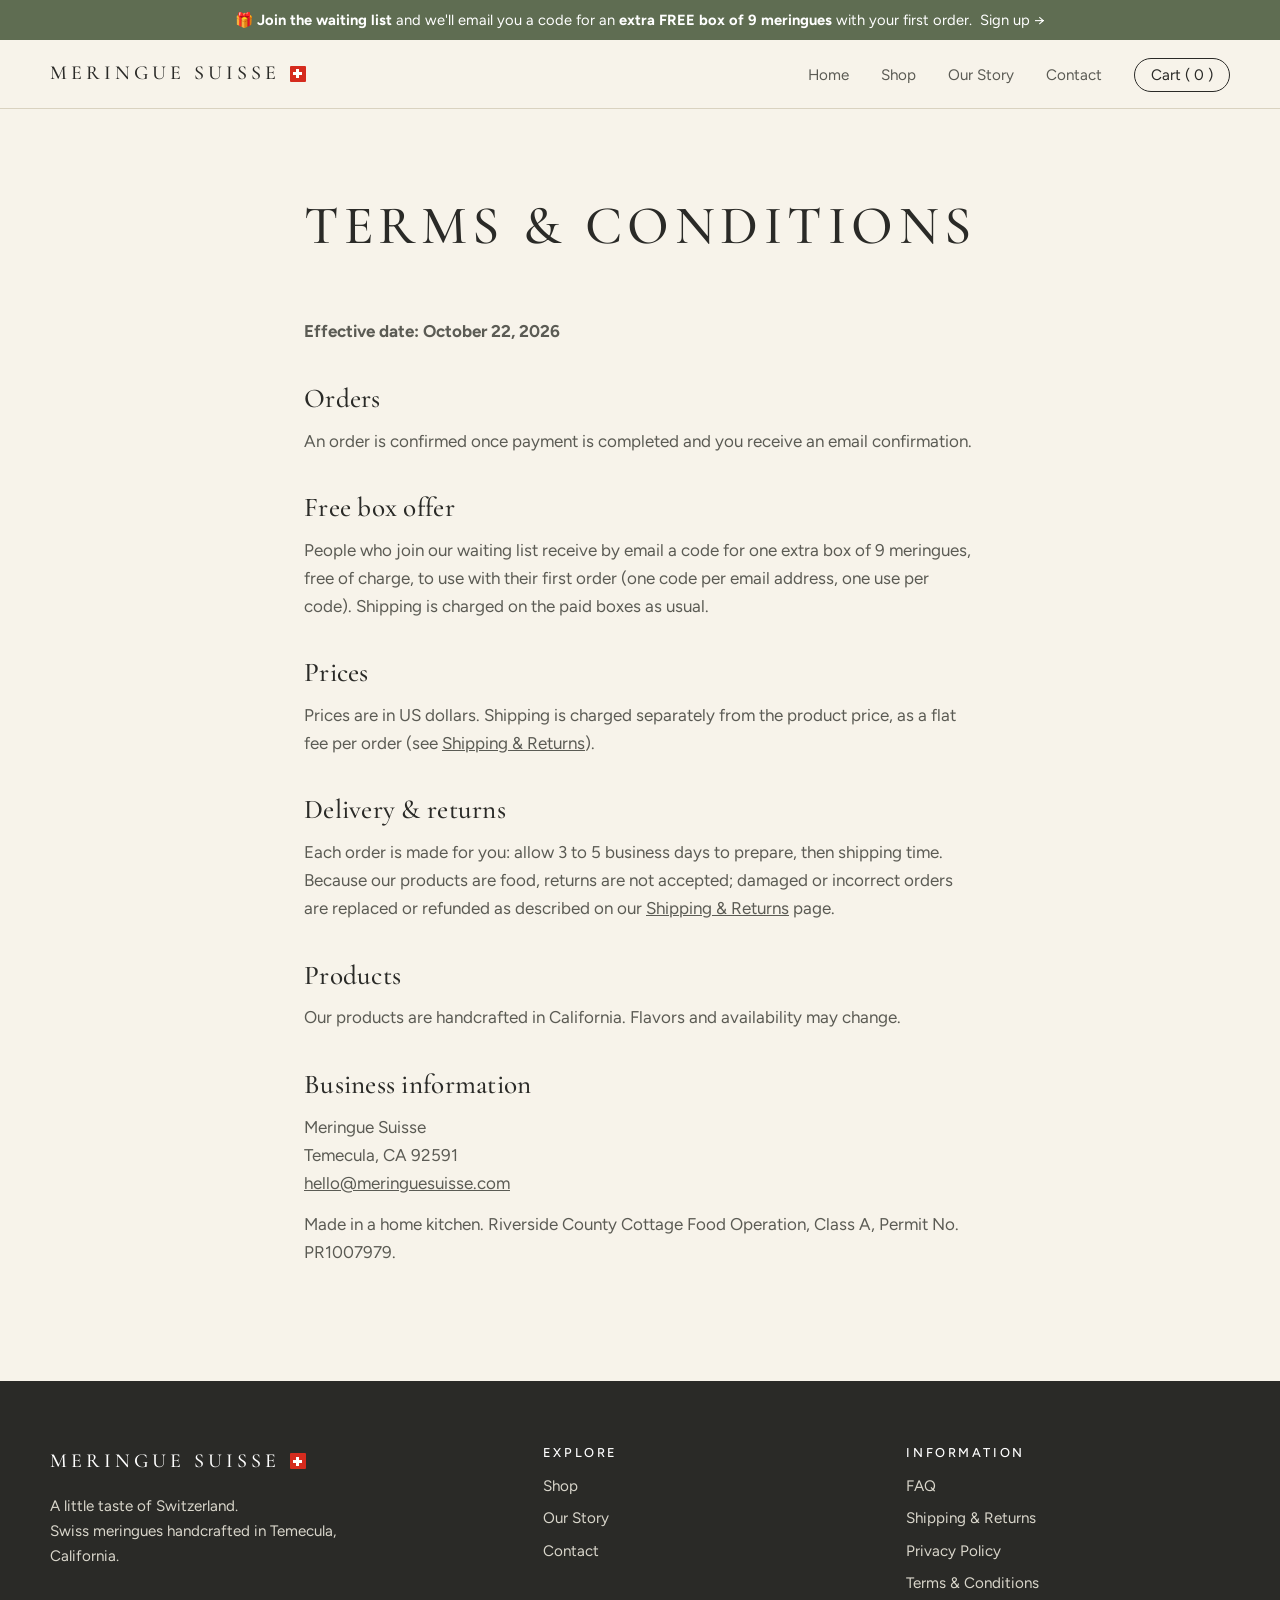
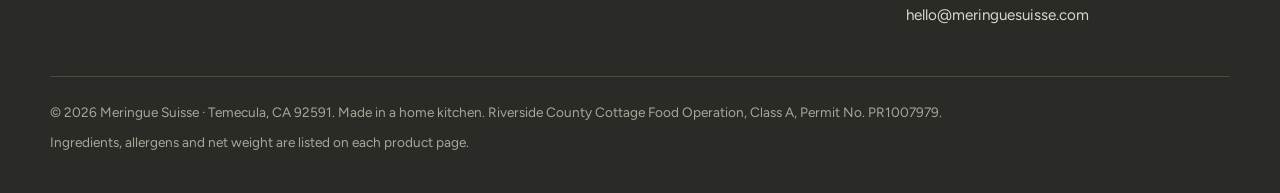
<file: terms.html>
<!doctype html>
<html lang="en"><head>
<meta charset="utf-8"><meta name="viewport" content="width=device-width,initial-scale=1">
<title>Terms &amp; Conditions | Meringue Suisse</title>
<meta name="description" content="Terms and conditions for ordering from Meringue Suisse.">
<link rel="canonical" href="https://meringuesuisse.com/terms">
<meta property="og:type" content="website"><meta property="og:site_name" content="Meringue Suisse"><meta property="og:locale" content="en_US">
<meta property="og:url" content="https://meringuesuisse.com/terms"><meta property="og:title" content="Terms &amp; Conditions | Meringue Suisse"><meta property="og:description" content="Terms and conditions for ordering from Meringue Suisse.">
<meta property="og:image" content="https://meringuesuisse.com/images/share.jpg?v=2"><meta property="og:image:width" content="1200"><meta property="og:image:height" content="630"><meta property="og:image:alt" content="Meringue Suisse box of nine Swiss meringues tied with twine">
<meta name="twitter:card" content="summary_large_image"><meta name="twitter:title" content="Terms &amp; Conditions | Meringue Suisse"><meta name="twitter:description" content="Terms and conditions for ordering from Meringue Suisse."><meta name="twitter:image" content="https://meringuesuisse.com/images/share.jpg?v=2">
<meta name="theme-color" content="#F7F3EA">
<link rel="icon" href="/favicon.ico" sizes="48x48">
<link rel="icon" href="/favicon.svg" type="image/svg+xml">
<link rel="apple-touch-icon" href="/apple-touch-icon.png">
<link rel="manifest" href="/site.webmanifest">
<link rel="preconnect" href="https://fonts.googleapis.com"><link rel="preconnect" href="https://fonts.gstatic.com" crossorigin>
<link href="https://fonts.googleapis.com/css2?family=Cormorant+Garamond:ital,wght@0,400;0,500;0,600;1,400;1,500&family=Figtree:wght@400;500;600&display=swap" rel="stylesheet">
<link rel="stylesheet" href="assets/style.css?v=2026111301">
</head><body>
<a class="skip" href="#main">Skip to content</a>
<div class="promo-bar promo-only" role="note"><a href="/shop#waitlist"><span aria-hidden="true">🎁</span> <strong>Join the waiting list</strong> and we'll email you a code for an <strong>extra FREE box of 9 meringues</strong> with your first order. <span class="u">Sign up&nbsp;→</span></a></div>
<header class="site-header"><div class="wrap nav">
<a class="brand" href="/" aria-label="Meringue Suisse home">MERINGUE SUISSE <span class="cross" aria-hidden="true"></span></a>
<button class="menu-btn" aria-expanded="false" aria-controls="menu">Menu</button>
<ul id="menu"><li><a class="link" href="/">Home</a></li><li><a class="link" href="/shop">Shop</a></li><li><a class="link" href="/story">Our Story</a></li><li><a class="link" href="/contact">Contact</a></li><li><a class="cart-link" href="/cart">Cart (<span id="cart-count">0</span>)</a></li></ul>
</div></header>
<main id="main">
<div class="wrap page-head"><h1>TERMS & CONDITIONS</h1></div><section style="padding-top:1rem"><div class="wrap prose">
<p><strong>Effective date: October 22, 2026</strong></p>
<h2>Orders</h2><p>An order is confirmed once payment is completed and you receive an email confirmation. <span class="closed-only">While our cottage food permit is pending, we do not accept orders or payments.</span></p>
<h2>Free box offer</h2><p>People who join our waiting list receive by email a code for one extra box of 9 meringues, free of charge, to use with their first order (one code per email address, one use per code). Shipping is charged on the paid boxes as usual.</p>
<h2>Prices</h2><p>Prices are in US dollars. Shipping is charged separately from the product price, as a flat fee per order (see <a href="/shipping-returns">Shipping &amp; Returns</a>).</p>
<h2>Delivery &amp; returns</h2><p>Each order is made for you: allow 3 to 5 business days to prepare, then shipping time. Because our products are food, returns are not accepted; damaged or incorrect orders are replaced or refunded as described on our <a href="/shipping-returns">Shipping &amp; Returns</a> page.</p>
<h2>Products</h2><p>Our products are handcrafted in California. Flavors and availability may change.</p>
<h2>Business information</h2><p>Meringue Suisse<br>Temecula, CA 92591<br><a href="#" data-email>hello@meringuesuisse.com</a></p><p>Made in a home kitchen. Riverside County Cottage Food Operation, Class A, Permit No. PR1007979.</p></div></section></main>
<footer><div class="wrap">
<div class="foot">
<div><a class="brand" href="/">MERINGUE SUISSE <span class="cross" aria-hidden="true"></span></a>
<p style="margin-top:1rem;max-width:22rem">A little taste of Switzerland.<br>Swiss meringues handcrafted in Temecula, California.</p></div>
<div><h4>Explore</h4><ul>
<li><a href="/shop">Shop</a></li><li><a href="/story">Our Story</a></li><li><a href="/contact">Contact</a></li>
<li data-instagram hidden><a href="#" rel="noopener" target="_blank">Instagram</a></li></ul></div>
<div><h4>Information</h4><ul>
<li><a href="/faq">FAQ</a></li><li><a href="/shipping-returns">Shipping &amp; Returns</a></li><li><a href="/privacy">Privacy Policy</a></li><li><a href="/terms">Terms &amp; Conditions</a></li>
<li><a href="#" data-email>hello@meringuesuisse.com</a></li></ul></div>
</div>
<div class="legal"><p>© <span id="yr"></span> Meringue Suisse · Temecula, CA 92591. Made in a home kitchen. Riverside County Cottage Food Operation, Class A, Permit No. PR1007979.</p>
<p style="margin-top:.5rem">Ingredients, allergens and net weight are listed on each product page.</p></div>
</div></footer>
<script>document.getElementById("yr").textContent=new Date().getFullYear()</script>
<script src="assets/config.js?v=2026110701"></script><script src="assets/site.js?v=2026111303"></script>
<!-- Cloudflare Web Analytics --><script type='module' src='https://static.cloudflareinsights.com/beacon.min.js' data-cf-beacon='{"token": "d83dcca4d8484fac94c0cab27d64881f"}'></script><!-- End Cloudflare Web Analytics -->
</body></html>
</file>
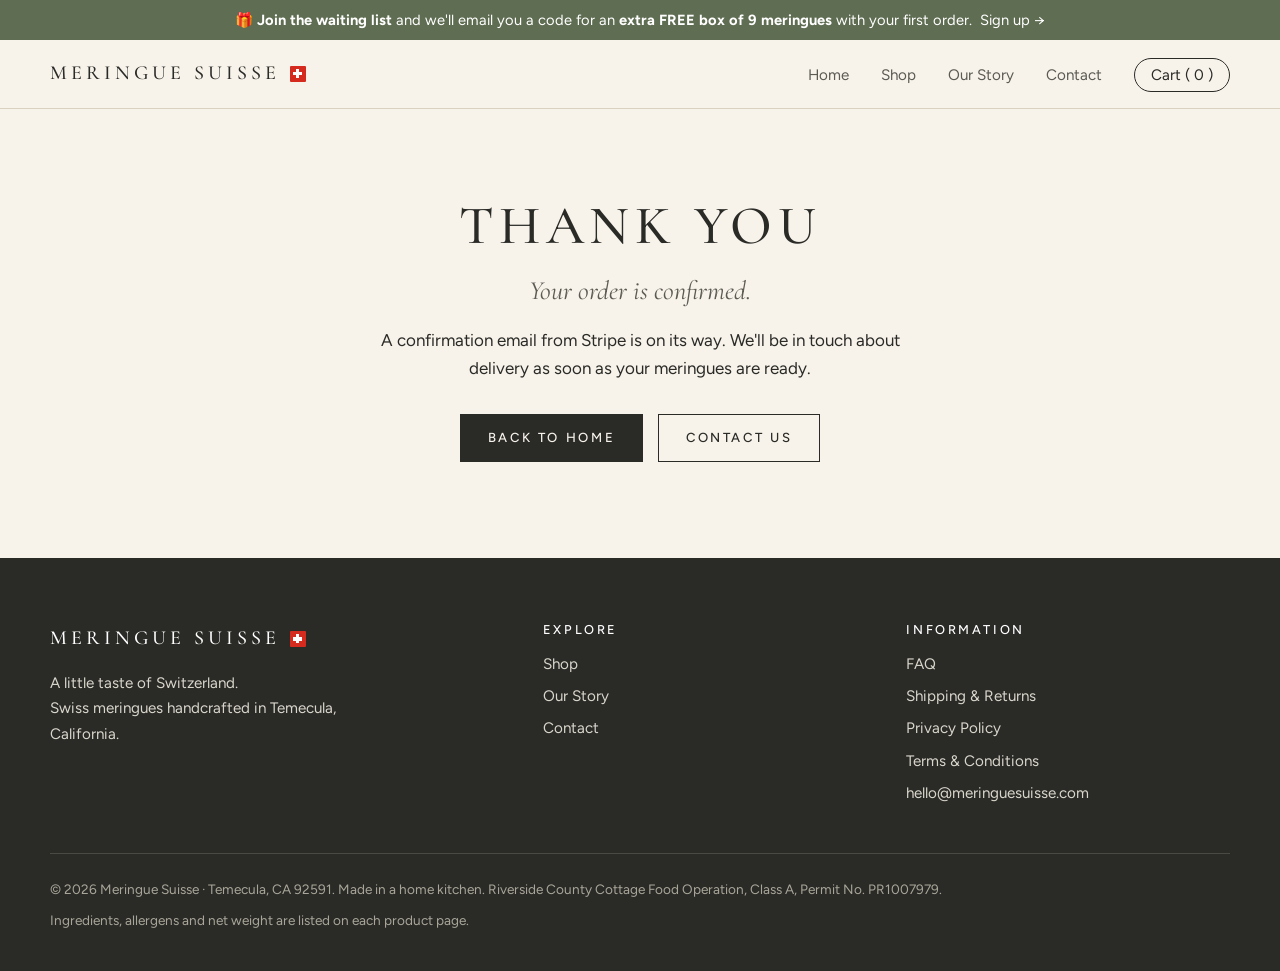
<file: thank-you.html>
<!doctype html>
<html lang="en"><head>
<meta charset="utf-8"><meta name="viewport" content="width=device-width,initial-scale=1">
<title>Thank You | Meringue Suisse</title>
<meta name="description" content="Your Meringue Suisse order is confirmed.">
<link rel="canonical" href="https://meringuesuisse.com/thank-you">
<meta name="robots" content="noindex, follow">
<meta property="og:type" content="website"><meta property="og:site_name" content="Meringue Suisse"><meta property="og:locale" content="en_US">
<meta property="og:url" content="https://meringuesuisse.com/thank-you"><meta property="og:title" content="Thank You | Meringue Suisse"><meta property="og:description" content="Your Meringue Suisse order is confirmed.">
<meta property="og:image" content="https://meringuesuisse.com/images/share.jpg?v=2"><meta property="og:image:width" content="1200"><meta property="og:image:height" content="630"><meta property="og:image:alt" content="Meringue Suisse box of nine Swiss meringues tied with twine">
<meta name="twitter:card" content="summary_large_image"><meta name="twitter:title" content="Thank You | Meringue Suisse"><meta name="twitter:description" content="Your Meringue Suisse order is confirmed."><meta name="twitter:image" content="https://meringuesuisse.com/images/share.jpg?v=2">
<meta name="theme-color" content="#F7F3EA">
<link rel="icon" href="/favicon.ico" sizes="48x48">
<link rel="icon" href="/favicon.svg" type="image/svg+xml">
<link rel="apple-touch-icon" href="/apple-touch-icon.png">
<link rel="manifest" href="/site.webmanifest">
<link rel="preconnect" href="https://fonts.googleapis.com"><link rel="preconnect" href="https://fonts.gstatic.com" crossorigin>
<link href="https://fonts.googleapis.com/css2?family=Cormorant+Garamond:ital,wght@0,400;0,500;0,600;1,400;1,500&family=Figtree:wght@400;500;600&display=swap" rel="stylesheet">
<link rel="stylesheet" href="assets/style.css?v=2026111301">
</head><body>
<a class="skip" href="#main">Skip to content</a>
<div class="promo-bar promo-only" role="note"><a href="/shop#waitlist"><span aria-hidden="true">🎁</span> <strong>Join the waiting list</strong> and we'll email you a code for an <strong>extra FREE box of 9 meringues</strong> with your first order. <span class="u">Sign up&nbsp;→</span></a></div>
<header class="site-header"><div class="wrap nav">
<a class="brand" href="/" aria-label="Meringue Suisse home">MERINGUE SUISSE <span class="cross" aria-hidden="true"></span></a>
<button class="menu-btn" aria-expanded="false" aria-controls="menu">Menu</button>
<ul id="menu"><li><a class="link" href="/">Home</a></li><li><a class="link" href="/shop">Shop</a></li><li><a class="link" href="/story">Our Story</a></li><li><a class="link" href="/contact">Contact</a></li><li><a class="cart-link" href="/cart">Cart (<span id="cart-count">0</span>)</a></li></ul>
</div></header>
<main id="main">
<div class="wrap page-head" id="thanks"><h1>THANK YOU</h1><p class="lede">Your order is confirmed.</p>
<p style="max-width:34rem;margin:1rem auto 0">A confirmation email from Stripe is on its way. We'll be in touch about delivery as soon as your meringues are ready.</p>
<div class="btn-row" style="justify-content:center;margin-bottom:4rem"><a class="btn" href="/">Back to home</a><a class="btn ghost" href="/contact">Contact us</a></div></div>
</main>
<footer><div class="wrap">
<div class="foot">
<div><a class="brand" href="/">MERINGUE SUISSE <span class="cross" aria-hidden="true"></span></a>
<p style="margin-top:1rem;max-width:22rem">A little taste of Switzerland.<br>Swiss meringues handcrafted in Temecula, California.</p></div>
<div><h4>Explore</h4><ul>
<li><a href="/shop">Shop</a></li><li><a href="/story">Our Story</a></li><li><a href="/contact">Contact</a></li>
<li data-instagram hidden><a href="#" rel="noopener" target="_blank">Instagram</a></li></ul></div>
<div><h4>Information</h4><ul>
<li><a href="/faq">FAQ</a></li><li><a href="/shipping-returns">Shipping &amp; Returns</a></li><li><a href="/privacy">Privacy Policy</a></li><li><a href="/terms">Terms &amp; Conditions</a></li>
<li><a href="#" data-email>hello@meringuesuisse.com</a></li></ul></div>
</div>
<div class="legal"><p>© <span id="yr"></span> Meringue Suisse · Temecula, CA 92591. Made in a home kitchen. Riverside County Cottage Food Operation, Class A, Permit No. PR1007979.</p>
<p style="margin-top:.5rem">Ingredients, allergens and net weight are listed on each product page.</p></div>
</div></footer>
<script>document.getElementById("yr").textContent=new Date().getFullYear()</script>
<script src="assets/config.js?v=2026110701"></script><script src="assets/site.js?v=2026111303"></script>
</body></html>
</file>
<file: assets/style.css>
:root{
  --ivory:#F7F3EA; --cream:#EFE9DA; --paper:#FBF9F3;
  --sage:#8C9A7C; --sage-deep:#5F6D52; --sage-soft:#DDE3D2;
  --ink:#2A2A27; --ink-soft:#5B5B54; --line:#D9D2C0;
  --swiss:#D52B1E;
  --serif:"Cormorant Garamond","Iowan Old Style",Georgia,serif;
  --sans:"Figtree",system-ui,-apple-system,"Segoe UI",sans-serif;
  --max:1180px;
}
*{box-sizing:border-box;margin:0}
html{scroll-behavior:smooth}
body{background:var(--ivory);color:var(--ink);font:400 1.0625rem/1.65 var(--sans);-webkit-font-smoothing:antialiased}
img{max-width:100%;height:auto;display:block}
a{color:inherit}
:focus-visible{outline:2px solid var(--sage-deep);outline-offset:3px}
.wrap{width:min(var(--max),100% - 2.5rem);margin-inline:auto}
.skip{position:absolute;left:-999px}.skip:focus{left:1rem;top:1rem;background:#fff;padding:.5rem 1rem;z-index:99}

/* type */
h1,h2,h3{font-family:var(--serif);font-weight:500;line-height:1.1;letter-spacing:.01em}
h2{font-size:clamp(2rem,4.4vw,3.1rem)}
h3{font-size:1.6rem}
.caps{text-transform:uppercase;letter-spacing:.22em}
.lede{font-family:var(--serif);font-style:italic;font-size:clamp(1.3rem,2.4vw,1.65rem);line-height:1.4;color:var(--ink-soft)}
.cross{display:inline-block;width:.8em;height:.8em;background:var(--swiss);position:relative;vertical-align:middle;border-radius:1px}
.cross::before,.cross::after{content:"";position:absolute;background:#fff}
.cross::before{left:22%;right:22%;top:40%;bottom:40%}
.cross::after{top:22%;bottom:22%;left:40%;right:40%}

/* header */
.site-header{position:sticky;top:0;z-index:20;background:rgba(247,243,234,.94);backdrop-filter:blur(8px);border-bottom:1px solid var(--line)}
.nav{display:flex;align-items:center;justify-content:space-between;gap:1rem;height:68px}
.brand{font-family:var(--serif);font-weight:500;font-size:1.25rem;letter-spacing:.2em;text-decoration:none;display:flex;align-items:center;gap:.6rem;white-space:nowrap}
.nav ul{list-style:none;padding:0;display:flex;gap:2rem;align-items:center}
.nav a.link{text-decoration:none;font-size:.95rem;color:var(--ink-soft)}
.nav a.link:hover,.nav a[aria-current="page"]{color:var(--ink)}
.cart-link{position:relative;text-decoration:none;font-size:.95rem;border:1px solid var(--ink);padding:.45rem 1rem;border-radius:999px}
.cart-link span{display:inline-block;min-width:1.2em;text-align:center}
.menu-btn{display:none;background:none;border:1px solid var(--line);padding:.45rem .8rem;border-radius:6px;font:inherit;cursor:pointer}
@media(max-width:820px){
  .menu-btn{display:block}
  .nav ul{position:absolute;inset:68px 0 auto 0;background:var(--ivory);flex-direction:column;gap:0;padding:.5rem 1.25rem 1.25rem;border-bottom:1px solid var(--line);display:none}
  .nav ul.open{display:flex}
  .nav ul li{width:100%;padding:.7rem 0;border-bottom:1px solid var(--line)}
  .brand{font-size:1.05rem;letter-spacing:.14em}
}

/* buttons */
.btn{display:inline-block;font:500 .82rem/1 var(--sans);letter-spacing:.2em;text-transform:uppercase;text-decoration:none;padding:1.05rem 1.7rem;border:1px solid var(--ink);background:var(--ink);color:var(--ivory);cursor:pointer;transition:background .2s,color .2s}
.btn:hover{background:var(--sage-deep);border-color:var(--sage-deep)}
.btn.ghost{background:transparent;color:var(--ink)}
.btn.ghost:hover{background:var(--ink);color:var(--ivory)}
.btn[disabled]{opacity:.5;cursor:not-allowed}
.btn-row{display:flex;gap:.9rem;flex-wrap:wrap;margin-top:2rem}

/* hero */
.hero{display:grid;grid-template-columns:minmax(0,5fr) minmax(0,6fr);min-height:min(84vh,780px);border-bottom:1px solid var(--line)}
.hero-copy{display:flex;flex-direction:column;justify-content:center;padding:4rem clamp(1.25rem,5vw,5rem)}
.lockup{border:1px solid var(--ink);padding:2.2rem 1.5rem;text-align:center;max-width:26rem;background:var(--paper)}
.lockup h1{font-size:clamp(1.9rem,3.4vw,2.7rem);letter-spacing:.18em;font-weight:500}
.lockup .cross{margin:1rem 0 .8rem;width:1.1rem;height:1.1rem}
.lockup .coll{letter-spacing:.38em;font-size:.95rem;font-family:var(--serif);display:block}
.lockup hr{border:0;border-top:1px solid var(--ink);width:3.5rem;margin:1.3rem auto}
.hero-copy .lede{margin-top:1.8rem}
.hero-copy p.sub{margin-top:.8rem;max-width:30rem;color:var(--ink-soft)}
.hero-img{position:relative;overflow:hidden}
.hero-img img{width:100%;height:100%;object-fit:cover;object-position:60% 50%}
@media(max-width:820px){.hero{grid-template-columns:1fr}.hero-img{order:-1;aspect-ratio:4/3}.hero-copy{padding:2.5rem 1.25rem 3rem}.lockup{max-width:none}}

/* sections */
section{padding:clamp(4rem,9vw,7.5rem) 0}
.split{display:grid;grid-template-columns:1fr 1fr;gap:clamp(2rem,6vw,5.5rem);align-items:center}
.split.flip .text{order:2}
.split img{width:100%;border-radius:2px}
.text p{margin-top:1.1rem;max-width:34rem;color:var(--ink-soft)}
.text h2{margin-bottom:.3rem}
@media(max-width:820px){.split{grid-template-columns:1fr}.split.flip .text{order:0}}
.price-line{margin-top:1.8rem;padding-top:1.3rem;border-top:1px solid var(--line);display:flex;align-items:baseline;gap:.9rem;flex-wrap:wrap}
.price-line strong{font:500 2.1rem var(--serif)}
.price-line span{color:var(--ink-soft);font-size:.95rem}

.band{background:var(--cream)}
.sage{background:var(--sage-soft)}
.head-c{text-align:center;max-width:36rem;margin:0 auto 3.2rem}
.head-c p{margin-top:.8rem;color:var(--ink-soft)}

/* flavors */
.cards{display:grid;grid-template-columns:repeat(3,1fr);gap:clamp(1rem,3vw,2rem)}
.card{background:var(--paper);border:1px solid var(--line);text-decoration:none;display:flex;flex-direction:column;transition:border-color .2s}
.card:hover{border-color:var(--sage-deep)}
.card .ph{aspect-ratio:1/1;overflow:hidden;background:var(--cream)}
.card .ph img{width:100%;height:100%;object-fit:cover}
.card .b{padding:1.4rem 1.4rem 1.7rem}
.card .n{font:italic 500 1rem var(--serif);color:var(--sage-deep)}
.card h3{margin:.2rem 0 .5rem;letter-spacing:.14em}
.card p{color:var(--ink-soft);font-size:.98rem}
.note{font-size:.88rem;color:var(--ink-soft);text-align:center;margin-top:1.6rem}
@media(max-width:820px){.cards{grid-template-columns:1fr}}

/* swiss spirit */
.spirit{position:relative;color:#fff;padding:0;min-height:clamp(520px,62vw,720px);display:flex;align-items:flex-end}
.spirit>img{position:absolute;inset:0;width:100%;height:100%;object-fit:cover;object-position:70% 8%}
.spirit::after{content:"";position:absolute;inset:0;background:linear-gradient(to top,rgba(25,28,22,.72),rgba(25,28,22,.05) 65%)}
.spirit .wrap{position:relative;z-index:1;padding:4rem 0}
.spirit h2{letter-spacing:.14em;font-size:clamp(1.8rem,4vw,2.8rem)}
.spirit .lede{color:#fff;margin-top:1rem}
.spirit p.t{margin-top:.8rem;max-width:36rem;color:rgba(255,255,255,.9)}

/* gift */
.trio{display:grid;grid-template-columns:repeat(3,1fr);gap:1rem;margin-top:3rem}
.trio img{width:100%;aspect-ratio:4/5;object-fit:cover}
@media(max-width:820px){.trio{grid-template-columns:1fr}.trio img{aspect-ratio:4/3}}

/* newsletter + forms */
.news{text-align:center}
.news form{display:flex;gap:.7rem;max-width:30rem;margin:2rem auto 0;flex-wrap:wrap}
input,textarea,select{font:inherit;color:inherit;background:var(--paper);border:1px solid var(--ink-soft);padding:.9rem 1rem;width:100%;border-radius:0}
.news input{flex:1 1 14rem;width:auto}
label{display:block;font-size:.9rem;color:var(--ink-soft);margin-bottom:.35rem}
.field{margin-bottom:1.3rem}
.ok{display:none;margin-top:1.2rem;padding:1rem 1.2rem;background:var(--sage-soft);border-left:3px solid var(--sage-deep);text-align:left}
.ok.show{display:block}
html:not(.sales-open) .open-only{display:none!important}html.sales-open .closed-only{display:none!important}
.waitlist form{display:grid;gap:.6rem;margin-top:1rem}
.fine{font-size:.85rem;color:var(--ink-soft);margin-top:1rem}

/* footer */
footer{background:var(--ink);color:#d9d6cb;padding:4rem 0 2.5rem;font-size:.95rem}
.foot{display:grid;grid-template-columns:1.4fr 1fr 1fr;gap:2.5rem}
footer .brand{color:#fff}
footer ul{list-style:none;padding:0}footer li{margin:.45rem 0}
footer a{text-decoration:none;color:#d9d6cb}footer a:hover{color:#fff;text-decoration:underline}
footer h4{font:500 .8rem var(--sans);letter-spacing:.2em;text-transform:uppercase;color:#fff;margin-bottom:.9rem}
.legal{border-top:1px solid #4a4a44;margin-top:2.5rem;padding-top:1.5rem;font-size:.85rem;color:#a9a699}
@media(max-width:820px){.foot{grid-template-columns:1fr}}

/* inner pages */
.page-head{padding:clamp(3rem,7vw,5.5rem) 0 2rem;text-align:center}
.page-head h1{font-size:clamp(2.1rem,5vw,3.4rem);letter-spacing:.1em}
.page-head .lede{margin-top:1rem}
.prose{max-width:42rem;margin-inline:auto}
.prose h2{font-size:1.7rem;margin:2.4rem 0 .5rem}
.prose p,.prose li{margin-top:.8rem;color:var(--ink-soft)}
.prose ul{padding-left:1.2rem}
.todo{background:#FFF8E1;border:1px dashed #C9A93B;padding:.15rem .5rem;font-size:.92em;color:#6b5a14}

/* shop */
.shop{display:grid;grid-template-columns:1.05fr 1fr;gap:clamp(2rem,5vw,4.5rem);align-items:start}
.gallery .main{aspect-ratio:1/1;overflow:hidden;background:var(--cream)}
.gallery .main img{width:100%;height:100%;object-fit:cover}
.thumbs{display:grid;grid-template-columns:repeat(4,1fr);gap:.6rem;margin-top:.6rem}
.thumbs button{border:1px solid var(--line);padding:0;background:none;cursor:pointer;aspect-ratio:1;overflow:hidden}
.thumbs button[aria-pressed="true"]{border-color:var(--ink)}
.thumbs img{width:100%;height:100%;object-fit:cover}
.buy .price{font:500 2rem var(--serif);margin:.6rem 0 0}
.buy .price small{font:400 .95rem var(--sans);color:var(--ink-soft)}
.buy p{color:var(--ink-soft);margin-top:1rem}
.opts{margin:1.8rem 0}
.chips{display:flex;gap:.6rem;flex-wrap:wrap}
.chips{position:relative}.chips input{position:absolute;opacity:0;width:1px;height:1px;margin:0;padding:0;border:0;pointer-events:none}
.chips label{margin:0;border:1px solid var(--ink-soft);padding:.65rem 1.2rem;cursor:pointer;color:var(--ink);font-size:.98rem}
.chips input:checked+label{background:var(--ink);color:var(--ivory);border-color:var(--ink)}
.chips input:focus-visible+label{outline:2px solid var(--sage-deep);outline-offset:3px}
.qty{display:inline-flex;border:1px solid var(--ink-soft)}
.qty button{width:2.8rem;background:none;border:0;font-size:1.2rem;cursor:pointer}
.qty input{width:3.4rem;text-align:center;border:0;border-inline:1px solid var(--ink-soft);padding:.7rem 0}
.info{margin-top:2.5rem;border-top:1px solid var(--line)}
details{border-bottom:1px solid var(--line);padding:1rem 0}
summary{cursor:pointer;font-family:var(--serif);font-size:1.25rem}
details p{margin-top:.7rem;font-size:.97rem}
@media(max-width:820px){.shop{grid-template-columns:1fr}}

/* cart */
.cart{display:grid;grid-template-columns:1.5fr 1fr;gap:clamp(2rem,5vw,4rem);align-items:start}
.line{display:grid;grid-template-columns:84px 1fr auto;gap:1.1rem;align-items:center;padding:1.2rem 0;border-bottom:1px solid var(--line)}
.line img{width:84px;height:84px;object-fit:cover}
.line h3{font-size:1.3rem}.line .meta{font-size:.9rem;color:var(--ink-soft)}
.line .rm{background:none;border:0;color:var(--ink-soft);text-decoration:underline;cursor:pointer;font:inherit;font-size:.88rem;margin-top:.4rem;padding:0}
.summary{background:var(--paper);border:1px solid var(--line);padding:1.8rem}
.summary dl{display:grid;grid-template-columns:1fr auto;gap:.6rem 1rem;margin:1rem 0 1.4rem}
.summary dt{color:var(--ink-soft)}.summary dd{text-align:right;margin:0}
.summary .total{border-top:1px solid var(--line);padding-top:.8rem;margin-top:.4rem;font-weight:600}
.summary .btn{width:100%;text-align:center}
.delivery{border:0;padding:0;margin:1rem 0 0}.delivery legend{font-size:.9rem;margin-bottom:.4rem;padding:0}
.delivery .opt{display:flex;gap:.55rem;align-items:center;font-size:.95rem;margin:.35rem 0;cursor:pointer}.delivery .opt input{width:auto;accent-color:var(--ink)}
#free-pick{margin:.2rem 0 .6rem}#free-pick .chips label{padding:.45rem .9rem;font-size:.9rem}
#local-zip{margin:.5rem 0 0}#local-zip input{padding:.6rem .8rem}#local-zip .fine{margin-top:.4rem}
.promo{margin:0 0 1.4rem}.promo label{display:block;font-size:.9rem;margin-bottom:.4rem}
.promo-row{display:flex;gap:.5rem}.promo-row[hidden]{display:none}.promo-row input{flex:1;min-width:0;padding:.7rem .8rem;text-transform:uppercase}
.summary .promo-row .btn{width:auto;padding-inline:1.1rem}
.promo .fine{margin-top:.5rem}.promo .rm{background:none;border:0;color:var(--ink-soft);text-decoration:underline;cursor:pointer;font:inherit;font-size:.88rem;padding:0}
.wait{margin-top:1.2rem;font-size:.95rem;padding:1rem 1.1rem;background:var(--sage-soft);border-left:3px solid var(--sage-deep)}
.empty{text-align:center;padding:3rem 0}
@media(max-width:820px){.cart{grid-template-columns:1fr}.line{grid-template-columns:64px 1fr auto}.line img{width:64px;height:64px}}
@media(prefers-reduced-motion:reduce){*{transition:none!important;scroll-behavior:auto!important}}

.promo-bar{background:var(--sage-deep);color:#fff;text-align:center;font-size:.92rem;line-height:1.4}
.promo-bar a{display:block;color:#fff;text-decoration:none;padding:.6rem 1rem}
.promo-bar a:hover .u,.promo-bar a:focus .u{text-decoration:underline}
.promo-bar .u{white-space:nowrap;margin-left:.3rem}
#waitlist{scroll-margin-top:6rem}
html:not(.promo-on) .promo-only{display:none!important}
.hero-img img.hero-picnic{object-position:50% 62%}
@media(max-width:820px){.hero-img img.hero-picnic{object-position:50% 42%}}
</file>
